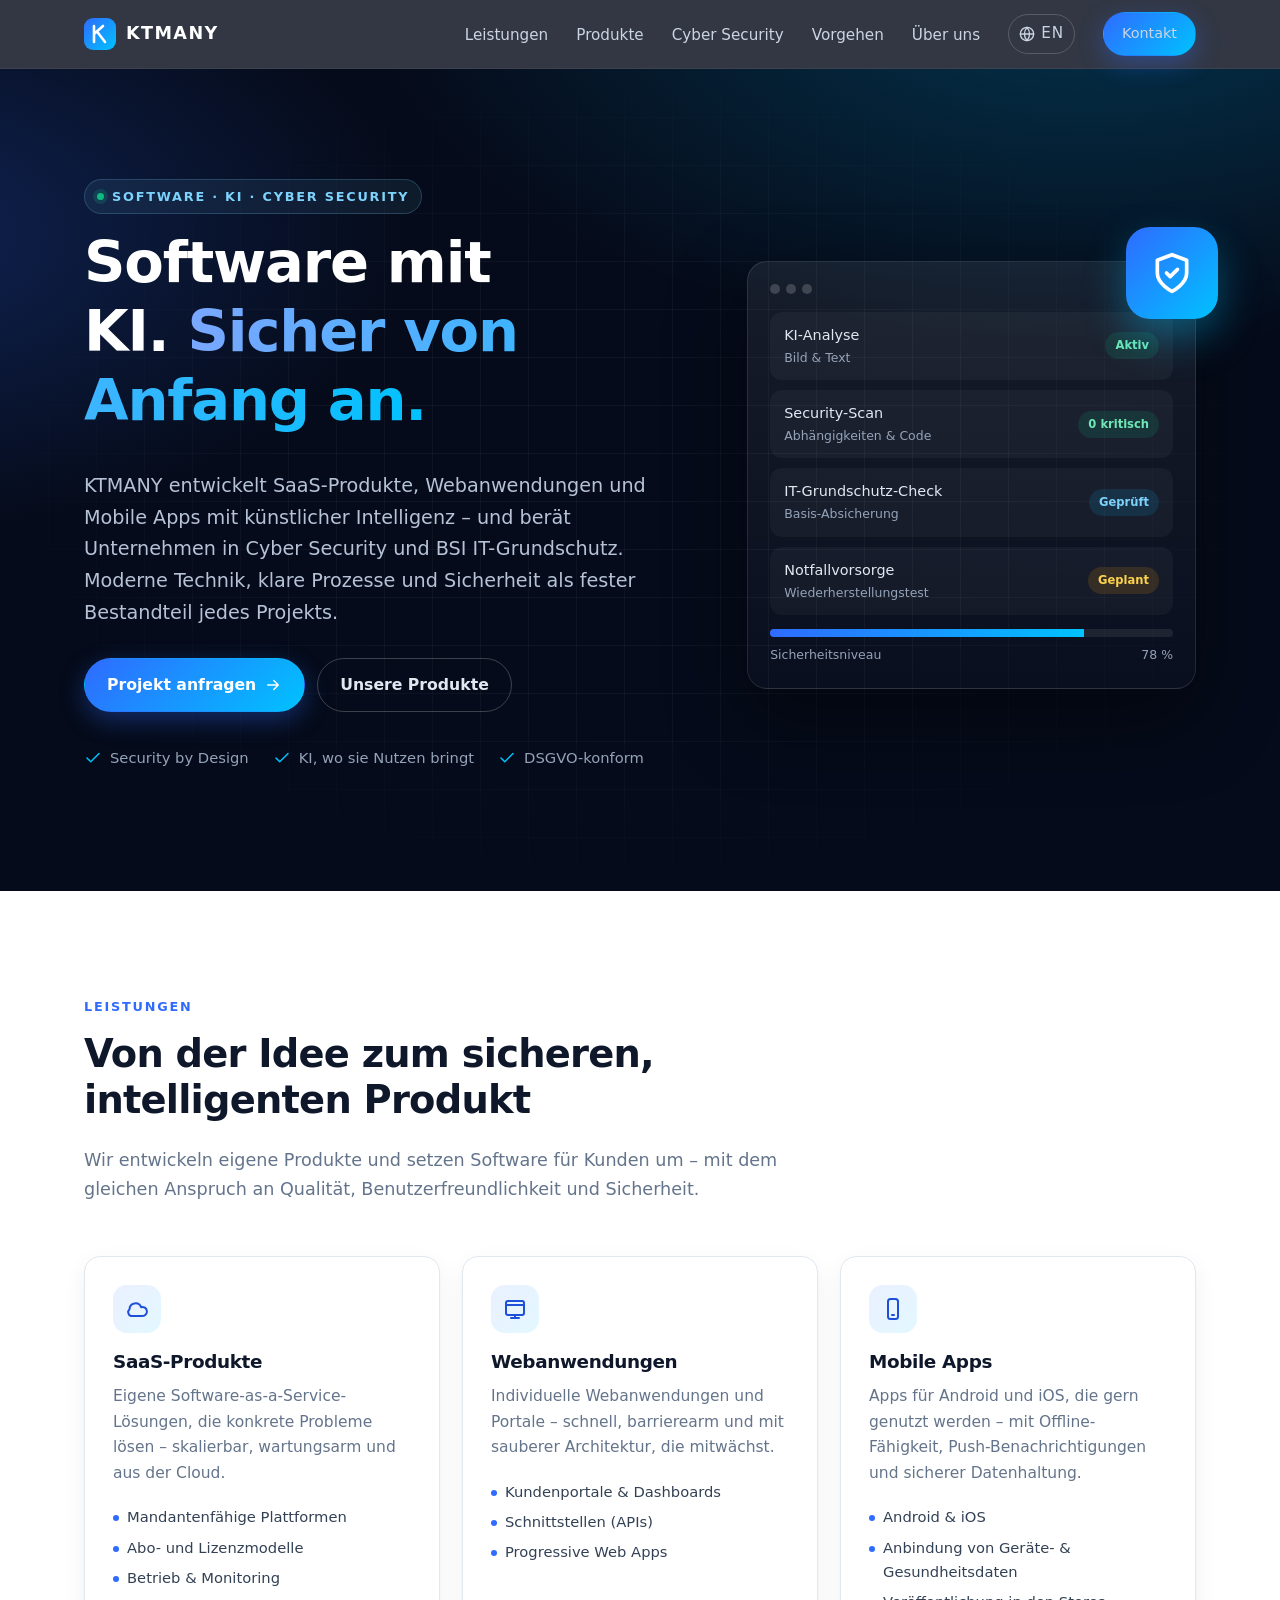
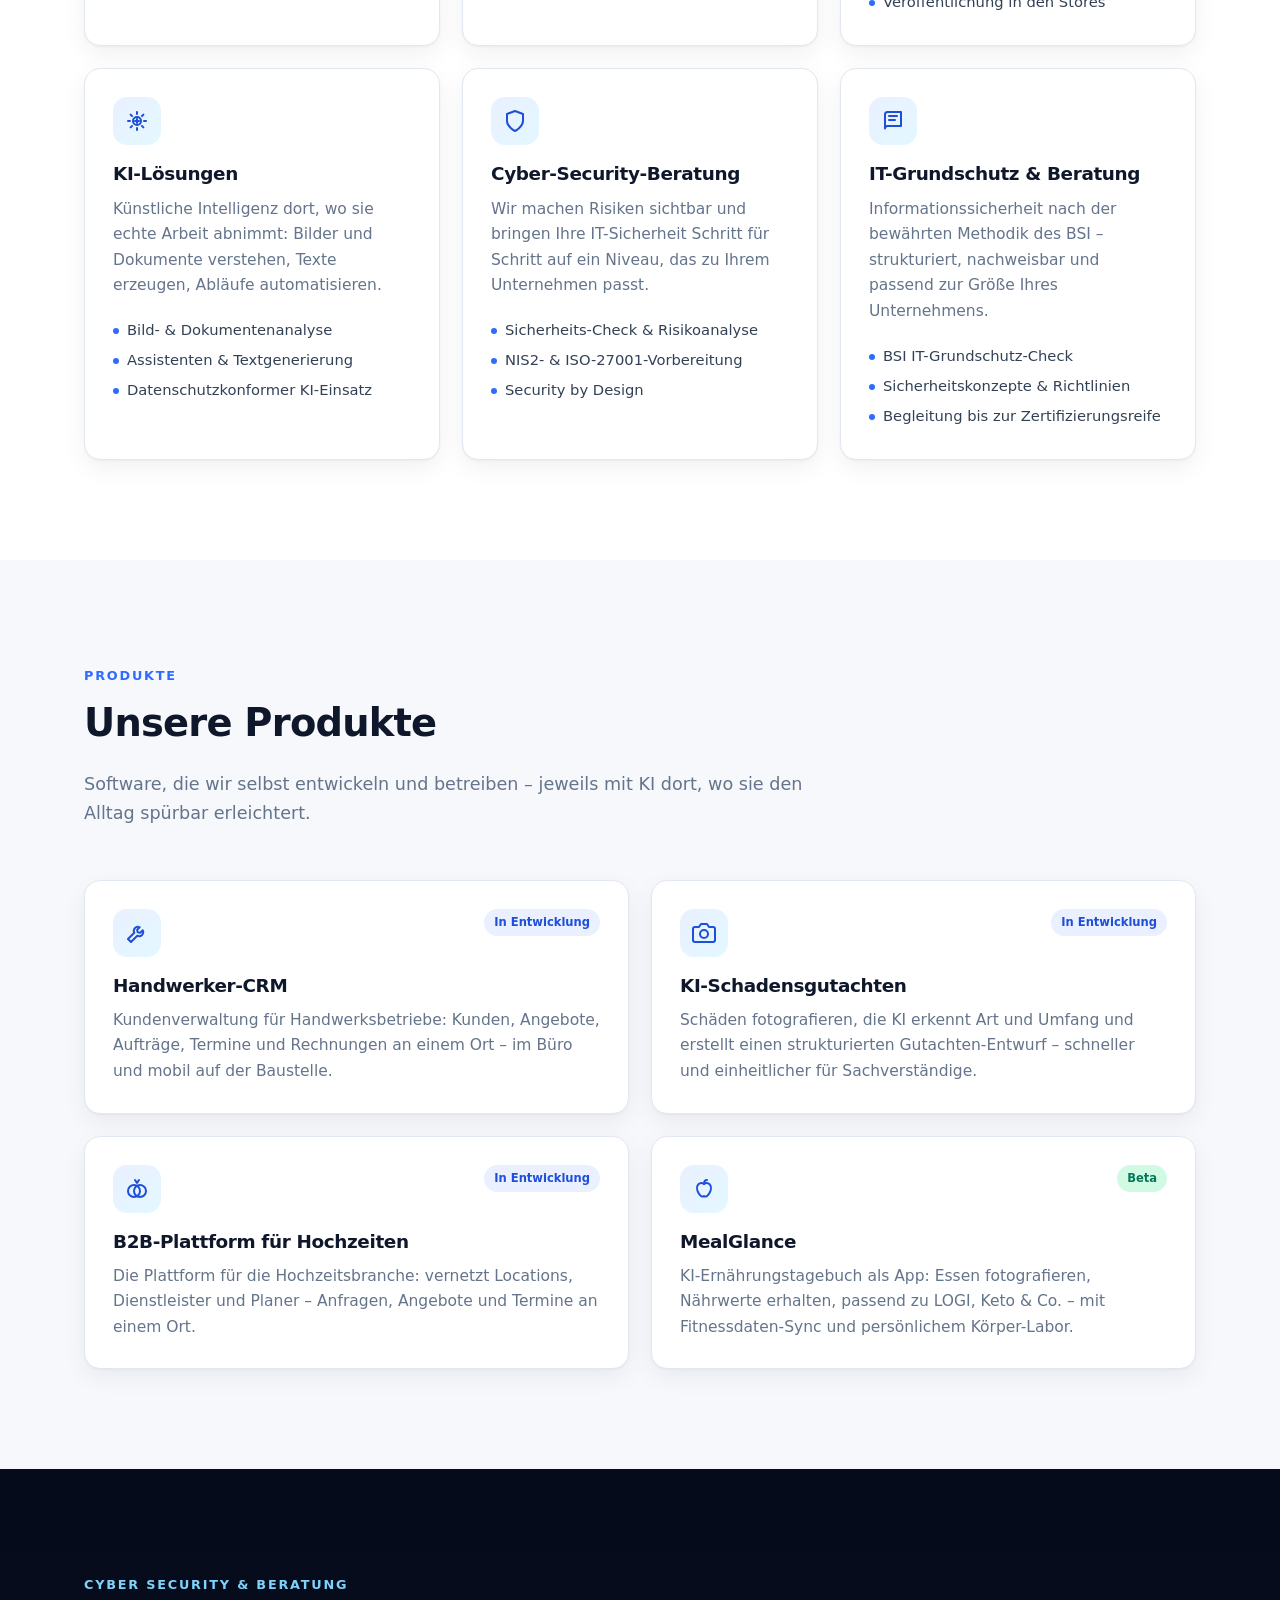
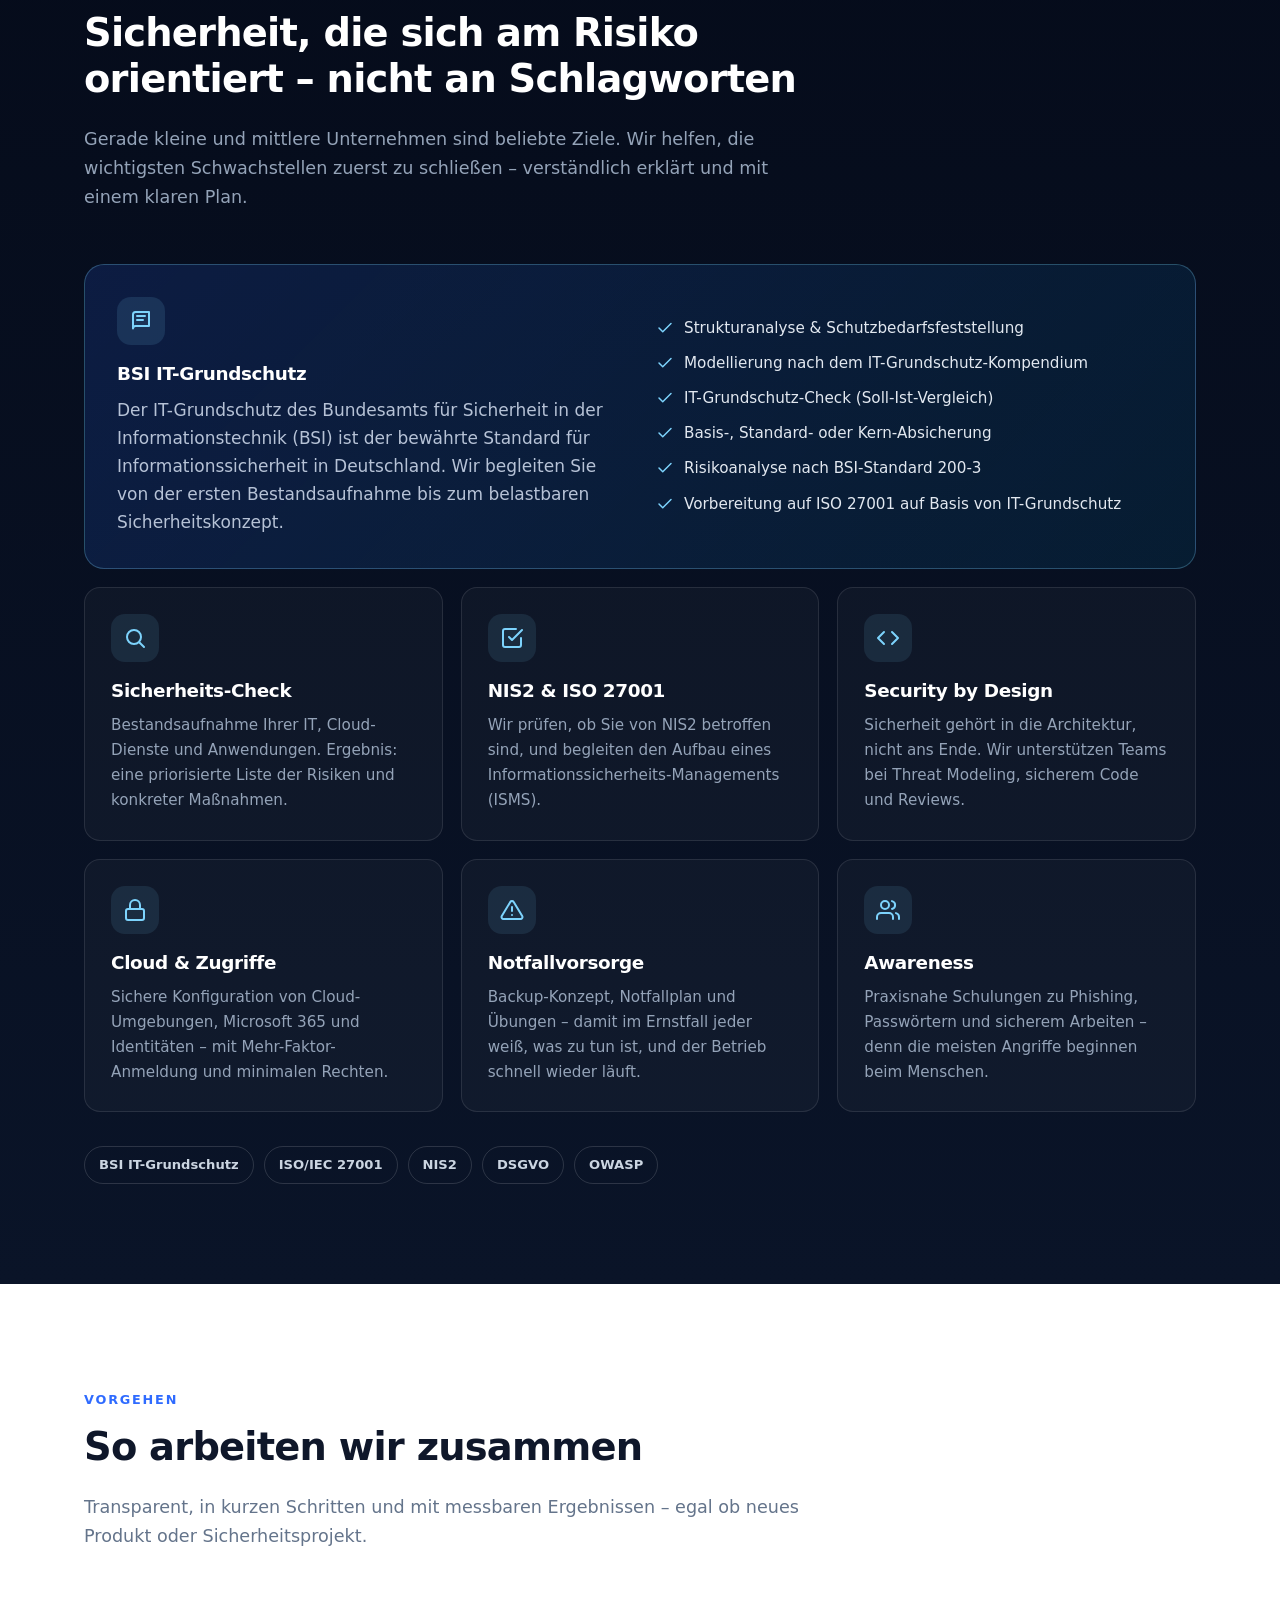
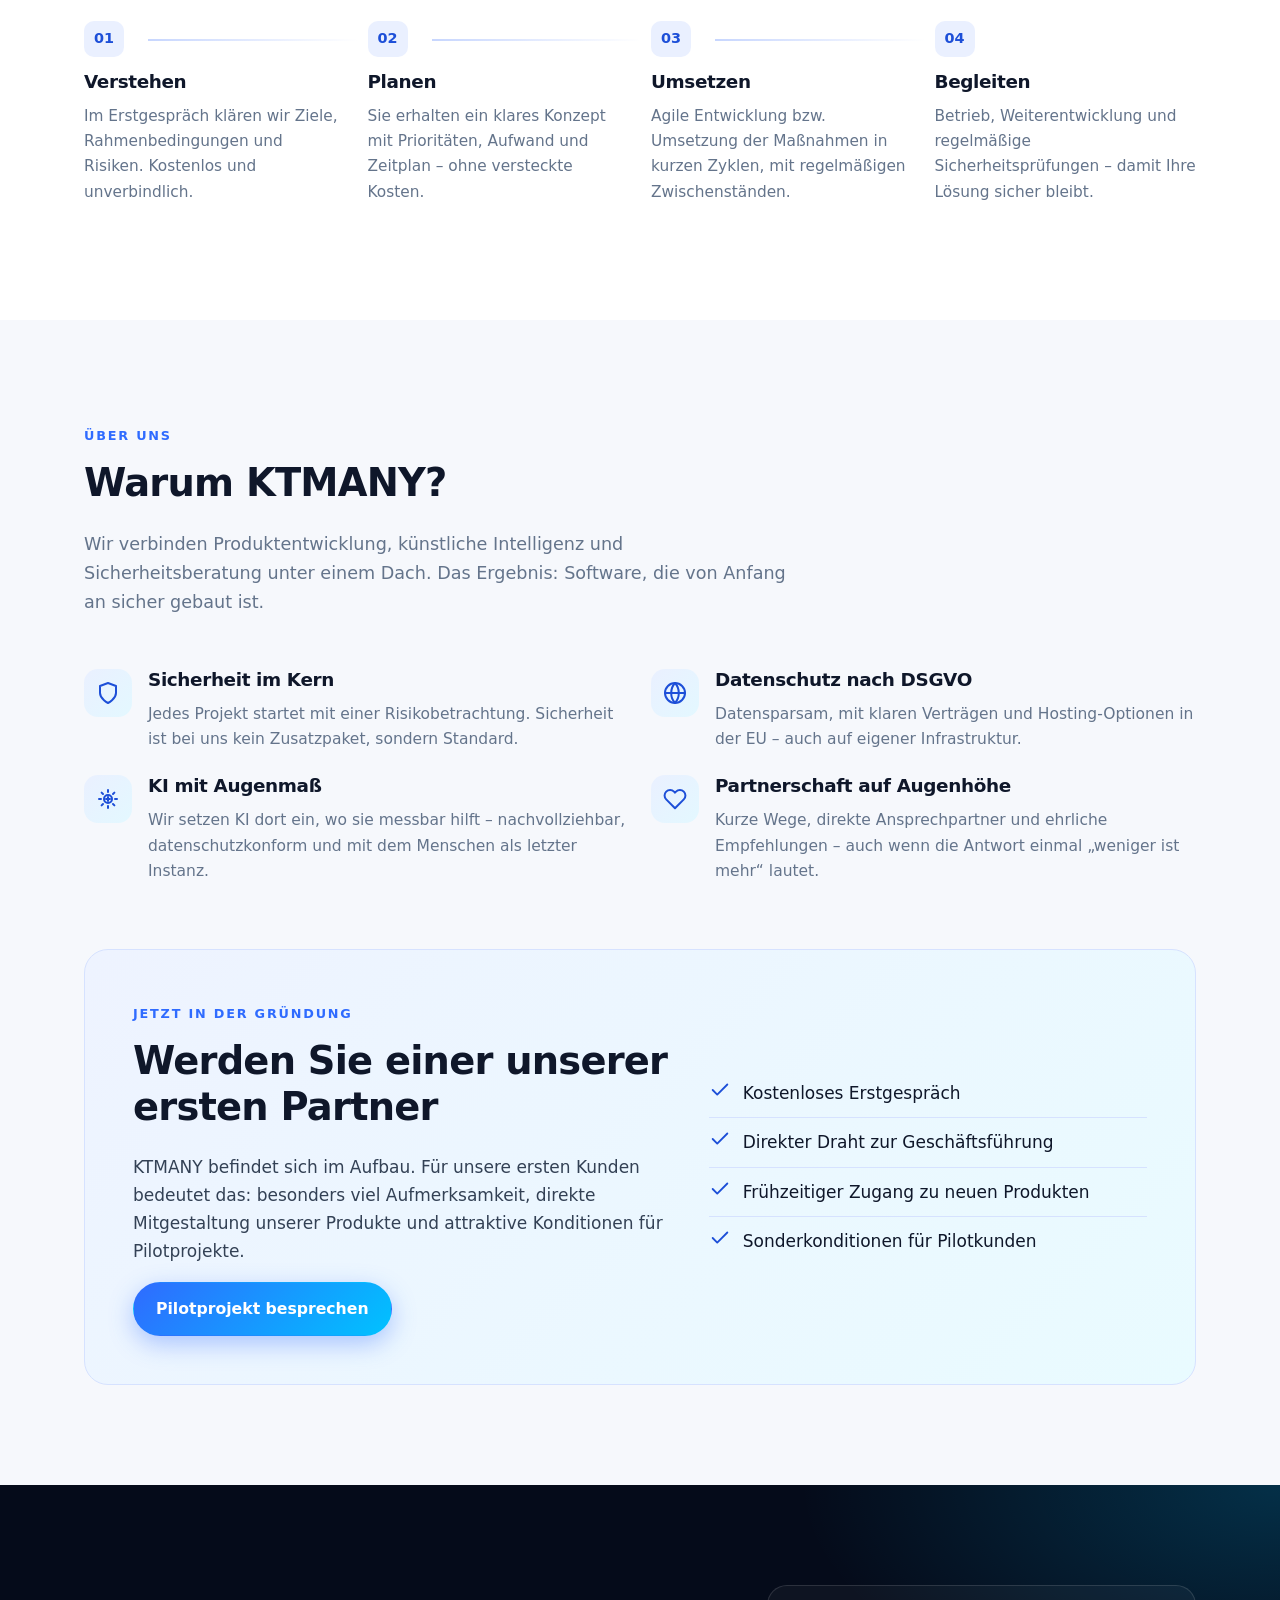
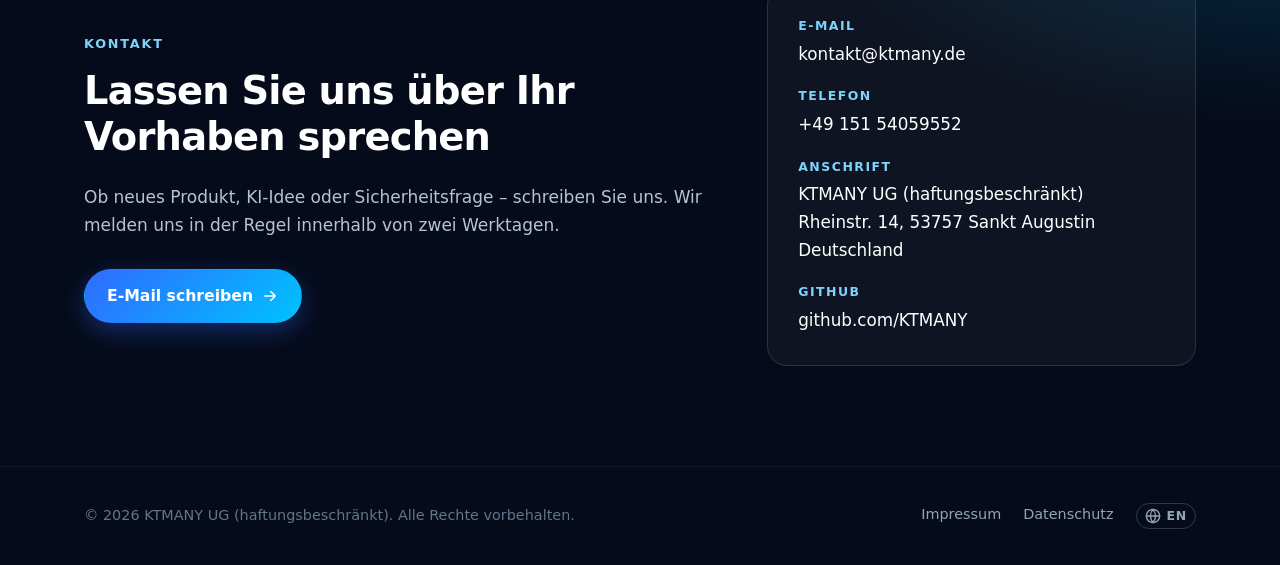
<file: index.html>
<!doctype html>
<html lang="de">
  <head>
    <meta charset="utf-8" />
    <meta name="viewport" content="width=device-width, initial-scale=1" />
    <title>KTMANY – Software, KI &amp; Cyber-Security-Beratung</title>
    <meta name="description" content="KTMANY entwickelt SaaS-Produkte, Webanwendungen und Mobile Apps mit künstlicher Intelligenz und berät Unternehmen in Cyber Security und BSI IT-Grundschutz." />
    <meta name="theme-color" content="#050b1a" />
    <link rel="canonical" href="https://ktmany.github.io/" />
    <link rel="alternate" hreflang="de" href="https://ktmany.github.io/" />
    <link rel="alternate" hreflang="en" href="https://ktmany.github.io/en/" />
    <link rel="alternate" hreflang="x-default" href="https://ktmany.github.io/" />
    <link rel="icon" href="assets/favicon.svg" type="image/svg+xml" />
    <link rel="stylesheet" href="assets/style.css" />
    <meta property="og:title" content="KTMANY – Software, KI &amp; Cyber-Security-Beratung" />
    <meta property="og:description" content="KTMANY entwickelt SaaS-Produkte, Webanwendungen und Mobile Apps mit künstlicher Intelligenz und berät Unternehmen in Cyber Security und BSI IT-Grundschutz." />
    <meta property="og:type" content="website" />
    <meta property="og:url" content="https://ktmany.github.io/" />
    <meta property="og:locale" content="de_DE" />
  </head>
  <body>
    <a class="skip-link" href="#inhalt">Zum Inhalt springen</a>
    <header class="site-header">
      <div class="container nav">
        <a class="brand" href="#top" aria-label="KTMANY"><svg viewBox="0 0 32 32" aria-hidden="true"><defs><linearGradient id="lg" x1="0" y1="0" x2="1" y2="1"><stop offset="0" stop-color="#2f6bff"/><stop offset="1" stop-color="#00c2ff"/></linearGradient></defs><rect width="32" height="32" rx="9" fill="url(#lg)"/><path d="M10 8v16M10 16l9-8M13 13.5L21 24" stroke="#fff" stroke-width="2.6" stroke-linecap="round" stroke-linejoin="round" fill="none"/></svg>KTMANY</a>
        <button class="nav-toggle" aria-expanded="false" aria-controls="menu" aria-label="Menü öffnen">
          <svg width="22" height="22" viewBox="0 0 24 24" fill="none" stroke="currentColor" stroke-width="2" stroke-linecap="round" aria-hidden="true"><path d="M4 7h16M4 12h16M4 17h16" /></svg>
        </button>
        <ul class="nav-links" id="menu">
          <li><a href="#leistungen">Leistungen</a></li>
          <li><a href="#produkte">Produkte</a></li>
          <li><a href="#security">Cyber Security</a></li>
          <li><a href="#vorgehen">Vorgehen</a></li>
          <li><a href="#ueber-uns">Über uns</a></li>
          <li><a class="lang-switch" href="en/" hreflang="en" lang="en" aria-label="English"><svg viewBox="0 0 24 24" fill="none" stroke="currentColor" stroke-width="2" stroke-linecap="round" stroke-linejoin="round" aria-hidden="true"><circle cx="12" cy="12" r="10"/><path d="M2 12h20M12 2a15 15 0 0 1 0 20M12 2a15 15 0 0 0 0 20"/></svg>EN</a></li>
          <li><a class="btn btn-primary" href="#kontakt">Kontakt</a></li>
        </ul>
      </div>
    </header>

    <main id="inhalt">
      <section class="hero" id="top">
        <div class="container">
          <div>
            <span class="eyebrow"><span class="dot"></span> Software · KI · Cyber Security</span>
            <h1>Software mit KI. <span class="grad">Sicher von Anfang an.</span></h1>
            <p class="lead">KTMANY entwickelt SaaS-Produkte, Webanwendungen und Mobile Apps mit künstlicher Intelligenz – und berät Unternehmen in Cyber Security und BSI IT-Grundschutz. Moderne Technik, klare Prozesse und Sicherheit als fester Bestandteil jedes Projekts.</p>
            <div class="hero-actions">
              <a class="btn btn-primary" href="#kontakt">Projekt anfragen <svg viewBox="0 0 24 24" fill="none" stroke="currentColor" stroke-width="2" stroke-linecap="round" stroke-linejoin="round" aria-hidden="true"><path d="M5 12h14M13 6l6 6-6 6"/></svg></a>
              <a class="btn btn-ghost" href="#produkte">Unsere Produkte</a>
            </div>
            <ul class="hero-points"><li><svg viewBox="0 0 24 24" fill="none" stroke="currentColor" stroke-width="2" stroke-linecap="round" stroke-linejoin="round" aria-hidden="true"><path d="M20 6 9 17l-5-5"/></svg>Security by Design</li><li><svg viewBox="0 0 24 24" fill="none" stroke="currentColor" stroke-width="2" stroke-linecap="round" stroke-linejoin="round" aria-hidden="true"><path d="M20 6 9 17l-5-5"/></svg>KI, wo sie Nutzen bringt</li><li><svg viewBox="0 0 24 24" fill="none" stroke="currentColor" stroke-width="2" stroke-linecap="round" stroke-linejoin="round" aria-hidden="true"><path d="M20 6 9 17l-5-5"/></svg>DSGVO-konform</li></ul>
          </div>
          <div class="hero-visual" aria-hidden="true">
            <div class="panel">
              <div class="panel-head"><span></span><span></span><span></span></div>
              <div class="panel-row"><div>KI-Analyse <small>Bild &amp; Text</small></div><span class="badge badge-ok">Aktiv</span></div>
              <div class="panel-row"><div>Security-Scan <small>Abhängigkeiten &amp; Code</small></div><span class="badge badge-ok">0 kritisch</span></div>
              <div class="panel-row"><div>IT-Grundschutz-Check <small>Basis-Absicherung</small></div><span class="badge badge-info">Geprüft</span></div>
              <div class="panel-row"><div>Notfallvorsorge <small>Wiederherstellungstest</small></div><span class="badge badge-warn">Geplant</span></div>
              <div class="panel-bar"><i></i></div>
              <div class="panel-foot"><span>Sicherheitsniveau</span><span>78 %</span></div>
            </div>
            <div class="shield"><svg viewBox="0 0 24 24" fill="none" stroke="currentColor" stroke-width="2" stroke-linecap="round" stroke-linejoin="round" aria-hidden="true"><path d="M12 22s8-4 8-10V5l-8-3-8 3v7c0 6 8 10 8 10z"/><path d="m9 12 2 2 4-4"/></svg></div>
          </div>
        </div>
      </section>

      <section id="leistungen">
        <div class="container">
          <div class="section-head reveal">
            <span class="eyebrow">Leistungen</span>
            <h2>Von der Idee zum sicheren, intelligenten Produkt</h2>
            <p>Wir entwickeln eigene Produkte und setzen Software für Kunden um – mit dem gleichen Anspruch an Qualität, Benutzerfreundlichkeit und Sicherheit.</p>
          </div>
          <div class="grid grid-3">
            <article class="card reveal">
              <div class="icon"><svg viewBox="0 0 24 24" fill="none" stroke="currentColor" stroke-width="2" stroke-linecap="round" stroke-linejoin="round" aria-hidden="true"><path d="M17.5 19a4.5 4.5 0 1 0-1.4-8.8 6 6 0 0 0-11.6 2A4 4 0 0 0 6 19h11.5z"/></svg></div>
              <h3>SaaS-Produkte</h3>
              <p>Eigene Software-as-a-Service-Lösungen, die konkrete Probleme lösen – skalierbar, wartungsarm und aus der Cloud.</p>
              <ul><li>Mandantenfähige Plattformen</li><li>Abo- und Lizenzmodelle</li><li>Betrieb &amp; Monitoring</li></ul>
            </article>
            <article class="card reveal">
              <div class="icon"><svg viewBox="0 0 24 24" fill="none" stroke="currentColor" stroke-width="2" stroke-linecap="round" stroke-linejoin="round" aria-hidden="true"><rect x="3" y="4" width="18" height="14" rx="2"/><path d="M3 8h18M8 21h8M12 18v3"/></svg></div>
              <h3>Webanwendungen</h3>
              <p>Individuelle Webanwendungen und Portale – schnell, barrierearm und mit sauberer Architektur, die mitwächst.</p>
              <ul><li>Kundenportale &amp; Dashboards</li><li>Schnittstellen (APIs)</li><li>Progressive Web Apps</li></ul>
            </article>
            <article class="card reveal">
              <div class="icon"><svg viewBox="0 0 24 24" fill="none" stroke="currentColor" stroke-width="2" stroke-linecap="round" stroke-linejoin="round" aria-hidden="true"><rect x="7" y="2" width="10" height="20" rx="2.5"/><path d="M11 18h2"/></svg></div>
              <h3>Mobile Apps</h3>
              <p>Apps für Android und iOS, die gern genutzt werden – mit Offline-Fähigkeit, Push-Benachrichtigungen und sicherer Datenhaltung.</p>
              <ul><li>Android &amp; iOS</li><li>Anbindung von Geräte- &amp; Gesundheitsdaten</li><li>Veröffentlichung in den Stores</li></ul>
            </article>
            <article class="card reveal">
              <div class="icon"><svg viewBox="0 0 24 24" fill="none" stroke="currentColor" stroke-width="2" stroke-linecap="round" stroke-linejoin="round" aria-hidden="true"><path d="M12 3v2M12 19v2M3 12h2M19 12h2M5.6 5.6l1.4 1.4M17 17l1.4 1.4M5.6 18.4 7 17M17 7l1.4-1.4"/><circle cx="12" cy="12" r="4"/><path d="M12 10v4M10 12h4"/></svg></div>
              <h3>KI-Lösungen</h3>
              <p>Künstliche Intelligenz dort, wo sie echte Arbeit abnimmt: Bilder und Dokumente verstehen, Texte erzeugen, Abläufe automatisieren.</p>
              <ul><li>Bild- &amp; Dokumentenanalyse</li><li>Assistenten &amp; Textgenerierung</li><li>Datenschutzkonformer KI-Einsatz</li></ul>
            </article>
            <article class="card reveal">
              <div class="icon"><svg viewBox="0 0 24 24" fill="none" stroke="currentColor" stroke-width="2" stroke-linecap="round" stroke-linejoin="round" aria-hidden="true"><path d="M12 22s8-4 8-10V5l-8-3-8 3v7c0 6 8 10 8 10z"/></svg></div>
              <h3>Cyber-Security-Beratung</h3>
              <p>Wir machen Risiken sichtbar und bringen Ihre IT-Sicherheit Schritt für Schritt auf ein Niveau, das zu Ihrem Unternehmen passt.</p>
              <ul><li>Sicherheits-Check &amp; Risikoanalyse</li><li>NIS2- &amp; ISO-27001-Vorbereitung</li><li>Security by Design</li></ul>
            </article>
            <article class="card reveal">
              <div class="icon"><svg viewBox="0 0 24 24" fill="none" stroke="currentColor" stroke-width="2" stroke-linecap="round" stroke-linejoin="round" aria-hidden="true"><path d="M4 19.5A2.5 2.5 0 0 1 6.5 17H20V3H6.5A2.5 2.5 0 0 0 4 5.5v14z"/><path d="M8 7h8M8 11h6"/></svg></div>
              <h3>IT-Grundschutz &amp; Beratung</h3>
              <p>Informationssicherheit nach der bewährten Methodik des BSI – strukturiert, nachweisbar und passend zur Größe Ihres Unternehmens.</p>
              <ul><li>BSI IT-Grundschutz-Check</li><li>Sicherheitskonzepte &amp; Richtlinien</li><li>Begleitung bis zur Zertifizierungsreife</li></ul>
            </article>
          </div>
        </div>
      </section>

      <section class="section-soft" id="produkte">
        <div class="container">
          <div class="section-head reveal">
            <span class="eyebrow">Produkte</span>
            <h2>Unsere Produkte</h2>
            <p>Software, die wir selbst entwickeln und betreiben – jeweils mit KI dort, wo sie den Alltag spürbar erleichtert.</p>
          </div>
          <div class="grid grid-2">
            <article class="card product reveal">
              <div class="product-head"><div class="icon"><svg viewBox="0 0 24 24" fill="none" stroke="currentColor" stroke-width="2" stroke-linecap="round" stroke-linejoin="round" aria-hidden="true"><path d="M14.7 6.3a4 4 0 0 0-5.4 5.4L3 18l3 3 6.3-6.3a4 4 0 0 0 5.4-5.4l-2.6 2.6-2.4-.6-.6-2.4z"/></svg></div><span class="badge badge-info">In Entwicklung</span></div>
              <h3>Handwerker-CRM</h3>
              <p>Kundenverwaltung für Handwerksbetriebe: Kunden, Angebote, Aufträge, Termine und Rechnungen an einem Ort – im Büro und mobil auf der Baustelle.</p>
            </article>
            <article class="card product reveal">
              <div class="product-head"><div class="icon"><svg viewBox="0 0 24 24" fill="none" stroke="currentColor" stroke-width="2" stroke-linecap="round" stroke-linejoin="round" aria-hidden="true"><path d="M23 19a2 2 0 0 1-2 2H3a2 2 0 0 1-2-2V8a2 2 0 0 1 2-2h4l2-3h6l2 3h4a2 2 0 0 1 2 2z"/><circle cx="12" cy="13" r="4"/></svg></div><span class="badge badge-info">In Entwicklung</span></div>
              <h3>KI-Schadensgutachten</h3>
              <p>Schäden fotografieren, die KI erkennt Art und Umfang und erstellt einen strukturierten Gutachten-Entwurf – schneller und einheitlicher für Sachverständige.</p>
            </article>
            <article class="card product reveal">
              <div class="product-head"><div class="icon"><svg viewBox="0 0 24 24" fill="none" stroke="currentColor" stroke-width="2" stroke-linecap="round" stroke-linejoin="round" aria-hidden="true"><circle cx="9" cy="14" r="6"/><circle cx="15" cy="14" r="6"/><path d="m10 3 2 3 2-3"/></svg></div><span class="badge badge-info">In Entwicklung</span></div>
              <h3>B2B-Plattform für Hochzeiten</h3>
              <p>Die Plattform für die Hochzeitsbranche: vernetzt Locations, Dienstleister und Planer – Anfragen, Angebote und Termine an einem Ort.</p>
            </article>
            <article class="card product reveal">
              <div class="product-head"><div class="icon"><svg viewBox="0 0 24 24" fill="none" stroke="currentColor" stroke-width="2" stroke-linecap="round" stroke-linejoin="round" aria-hidden="true"><path d="M12 7c-1.5-1-4-1.3-5.6.3C4.5 9.2 4.7 13 6.5 16c1.3 2.2 3 4 4.5 3.5.6-.2 1-.5 1-.5s.4.3 1 .5c1.5.5 3.2-1.3 4.5-3.5 1.8-3 2-6.8.1-8.7C16 5.7 13.5 6 12 7z"/><path d="M12 7c0-2 1-4 3-4"/></svg></div><span class="badge badge-ok">Beta</span></div>
              <h3>MealGlance</h3>
              <p>KI-Ernährungstagebuch als App: Essen fotografieren, Nährwerte erhalten, passend zu LOGI, Keto &amp; Co. – mit Fitnessdaten-Sync und persönlichem Körper-Labor.</p>
            </article>
          </div>
        </div>
      </section>

      <section class="security" id="security">
        <div class="container">
          <div class="section-head reveal">
            <span class="eyebrow">Cyber Security &amp; Beratung</span>
            <h2>Sicherheit, die sich am Risiko orientiert – nicht an Schlagworten</h2>
            <p>Gerade kleine und mittlere Unternehmen sind beliebte Ziele. Wir helfen, die wichtigsten Schwachstellen zuerst zu schließen – verständlich erklärt und mit einem klaren Plan.</p>
          </div>
          <div class="featured reveal">
            <div>
              <div class="icon"><svg viewBox="0 0 24 24" fill="none" stroke="currentColor" stroke-width="2" stroke-linecap="round" stroke-linejoin="round" aria-hidden="true"><path d="M4 19.5A2.5 2.5 0 0 1 6.5 17H20V3H6.5A2.5 2.5 0 0 0 4 5.5v14z"/><path d="M8 7h8M8 11h6"/></svg></div>
              <h3>BSI IT-Grundschutz</h3>
              <p>Der IT-Grundschutz des Bundesamts für Sicherheit in der Informationstechnik (BSI) ist der bewährte Standard für Informationssicherheit in Deutschland. Wir begleiten Sie von der ersten Bestandsaufnahme bis zum belastbaren Sicherheitskonzept.</p>
            </div>
            <ul class="featured-list"><li><svg viewBox="0 0 24 24" fill="none" stroke="currentColor" stroke-width="2" stroke-linecap="round" stroke-linejoin="round" aria-hidden="true"><path d="M20 6 9 17l-5-5"/></svg>Strukturanalyse &amp; Schutzbedarfsfeststellung</li><li><svg viewBox="0 0 24 24" fill="none" stroke="currentColor" stroke-width="2" stroke-linecap="round" stroke-linejoin="round" aria-hidden="true"><path d="M20 6 9 17l-5-5"/></svg>Modellierung nach dem IT-Grundschutz-Kompendium</li><li><svg viewBox="0 0 24 24" fill="none" stroke="currentColor" stroke-width="2" stroke-linecap="round" stroke-linejoin="round" aria-hidden="true"><path d="M20 6 9 17l-5-5"/></svg>IT-Grundschutz-Check (Soll-Ist-Vergleich)</li><li><svg viewBox="0 0 24 24" fill="none" stroke="currentColor" stroke-width="2" stroke-linecap="round" stroke-linejoin="round" aria-hidden="true"><path d="M20 6 9 17l-5-5"/></svg>Basis-, Standard- oder Kern-Absicherung</li><li><svg viewBox="0 0 24 24" fill="none" stroke="currentColor" stroke-width="2" stroke-linecap="round" stroke-linejoin="round" aria-hidden="true"><path d="M20 6 9 17l-5-5"/></svg>Risikoanalyse nach BSI-Standard 200-3</li><li><svg viewBox="0 0 24 24" fill="none" stroke="currentColor" stroke-width="2" stroke-linecap="round" stroke-linejoin="round" aria-hidden="true"><path d="M20 6 9 17l-5-5"/></svg>Vorbereitung auf ISO 27001 auf Basis von IT-Grundschutz</li></ul>
          </div>
          <div class="sec-grid">
            <div class="sec-item reveal">
              <div class="icon"><svg viewBox="0 0 24 24" fill="none" stroke="currentColor" stroke-width="2" stroke-linecap="round" stroke-linejoin="round" aria-hidden="true"><circle cx="11" cy="11" r="7"/><path d="m21 21-4.3-4.3"/></svg></div>
              <h3>Sicherheits-Check</h3>
              <p>Bestandsaufnahme Ihrer IT, Cloud-Dienste und Anwendungen. Ergebnis: eine priorisierte Liste der Risiken und konkreter Maßnahmen.</p>
            </div>
            <div class="sec-item reveal">
              <div class="icon"><svg viewBox="0 0 24 24" fill="none" stroke="currentColor" stroke-width="2" stroke-linecap="round" stroke-linejoin="round" aria-hidden="true"><path d="M9 11l3 3L22 4"/><path d="M21 12v7a2 2 0 0 1-2 2H5a2 2 0 0 1-2-2V5a2 2 0 0 1 2-2h11"/></svg></div>
              <h3>NIS2 &amp; ISO 27001</h3>
              <p>Wir prüfen, ob Sie von NIS2 betroffen sind, und begleiten den Aufbau eines Informationssicherheits-Managements (ISMS).</p>
            </div>
            <div class="sec-item reveal">
              <div class="icon"><svg viewBox="0 0 24 24" fill="none" stroke="currentColor" stroke-width="2" stroke-linecap="round" stroke-linejoin="round" aria-hidden="true"><path d="m16 18 6-6-6-6M8 6l-6 6 6 6"/></svg></div>
              <h3>Security by Design</h3>
              <p>Sicherheit gehört in die Architektur, nicht ans Ende. Wir unterstützen Teams bei Threat Modeling, sicherem Code und Reviews.</p>
            </div>
            <div class="sec-item reveal">
              <div class="icon"><svg viewBox="0 0 24 24" fill="none" stroke="currentColor" stroke-width="2" stroke-linecap="round" stroke-linejoin="round" aria-hidden="true"><rect x="3" y="11" width="18" height="11" rx="2"/><path d="M7 11V7a5 5 0 0 1 10 0v4"/></svg></div>
              <h3>Cloud &amp; Zugriffe</h3>
              <p>Sichere Konfiguration von Cloud-Umgebungen, Microsoft 365 und Identitäten – mit Mehr-Faktor-Anmeldung und minimalen Rechten.</p>
            </div>
            <div class="sec-item reveal">
              <div class="icon"><svg viewBox="0 0 24 24" fill="none" stroke="currentColor" stroke-width="2" stroke-linecap="round" stroke-linejoin="round" aria-hidden="true"><path d="M10.3 3.9 1.8 18a2 2 0 0 0 1.7 3h17a2 2 0 0 0 1.7-3L13.7 3.9a2 2 0 0 0-3.4 0z"/><path d="M12 9v4M12 17h.01"/></svg></div>
              <h3>Notfallvorsorge</h3>
              <p>Backup-Konzept, Notfallplan und Übungen – damit im Ernstfall jeder weiß, was zu tun ist, und der Betrieb schnell wieder läuft.</p>
            </div>
            <div class="sec-item reveal">
              <div class="icon"><svg viewBox="0 0 24 24" fill="none" stroke="currentColor" stroke-width="2" stroke-linecap="round" stroke-linejoin="round" aria-hidden="true"><path d="M17 21v-2a4 4 0 0 0-4-4H5a4 4 0 0 0-4 4v2"/><circle cx="9" cy="7" r="4"/><path d="M23 21v-2a4 4 0 0 0-3-3.9M16 3.1a4 4 0 0 1 0 7.8"/></svg></div>
              <h3>Awareness</h3>
              <p>Praxisnahe Schulungen zu Phishing, Passwörtern und sicherem Arbeiten – denn die meisten Angriffe beginnen beim Menschen.</p>
            </div>
          </div>
          <div class="sec-note reveal"><span class="chip">BSI IT-Grundschutz</span><span class="chip">ISO/IEC 27001</span><span class="chip">NIS2</span><span class="chip">DSGVO</span><span class="chip">OWASP</span></div>
        </div>
      </section>

      <section id="vorgehen">
        <div class="container">
          <div class="section-head reveal">
            <span class="eyebrow">Vorgehen</span>
            <h2>So arbeiten wir zusammen</h2>
            <p>Transparent, in kurzen Schritten und mit messbaren Ergebnissen – egal ob neues Produkt oder Sicherheitsprojekt.</p>
          </div>
          <div class="steps">
            <div class="step reveal"><h3>Verstehen</h3><p>Im Erstgespräch klären wir Ziele, Rahmenbedingungen und Risiken. Kostenlos und unverbindlich.</p></div>
            <div class="step reveal"><h3>Planen</h3><p>Sie erhalten ein klares Konzept mit Prioritäten, Aufwand und Zeitplan – ohne versteckte Kosten.</p></div>
            <div class="step reveal"><h3>Umsetzen</h3><p>Agile Entwicklung bzw. Umsetzung der Maßnahmen in kurzen Zyklen, mit regelmäßigen Zwischenständen.</p></div>
            <div class="step reveal"><h3>Begleiten</h3><p>Betrieb, Weiterentwicklung und regelmäßige Sicherheitsprüfungen – damit Ihre Lösung sicher bleibt.</p></div>
          </div>
        </div>
      </section>

      <section class="section-soft" id="ueber-uns">
        <div class="container">
          <div class="section-head reveal">
            <span class="eyebrow">Über uns</span>
            <h2>Warum KTMANY?</h2>
            <p>Wir verbinden Produktentwicklung, künstliche Intelligenz und Sicherheitsberatung unter einem Dach. Das Ergebnis: Software, die von Anfang an sicher gebaut ist.</p>
          </div>
          <div class="grid grid-2">
            <div class="value reveal">
              <div class="icon"><svg viewBox="0 0 24 24" fill="none" stroke="currentColor" stroke-width="2" stroke-linecap="round" stroke-linejoin="round" aria-hidden="true"><path d="M12 22s8-4 8-10V5l-8-3-8 3v7c0 6 8 10 8 10z"/></svg></div>
              <div><h3>Sicherheit im Kern</h3><p>Jedes Projekt startet mit einer Risikobetrachtung. Sicherheit ist bei uns kein Zusatzpaket, sondern Standard.</p></div>
            </div>
            <div class="value reveal">
              <div class="icon"><svg viewBox="0 0 24 24" fill="none" stroke="currentColor" stroke-width="2" stroke-linecap="round" stroke-linejoin="round" aria-hidden="true"><circle cx="12" cy="12" r="10"/><path d="M2 12h20M12 2a15 15 0 0 1 0 20M12 2a15 15 0 0 0 0 20"/></svg></div>
              <div><h3>Datenschutz nach DSGVO</h3><p>Datensparsam, mit klaren Verträgen und Hosting-Optionen in der EU – auch auf eigener Infrastruktur.</p></div>
            </div>
            <div class="value reveal">
              <div class="icon"><svg viewBox="0 0 24 24" fill="none" stroke="currentColor" stroke-width="2" stroke-linecap="round" stroke-linejoin="round" aria-hidden="true"><path d="M12 3v2M12 19v2M3 12h2M19 12h2M5.6 5.6l1.4 1.4M17 17l1.4 1.4M5.6 18.4 7 17M17 7l1.4-1.4"/><circle cx="12" cy="12" r="4"/><path d="M12 10v4M10 12h4"/></svg></div>
              <div><h3>KI mit Augenmaß</h3><p>Wir setzen KI dort ein, wo sie messbar hilft – nachvollziehbar, datenschutzkonform und mit dem Menschen als letzter Instanz.</p></div>
            </div>
            <div class="value reveal">
              <div class="icon"><svg viewBox="0 0 24 24" fill="none" stroke="currentColor" stroke-width="2" stroke-linecap="round" stroke-linejoin="round" aria-hidden="true"><path d="M20.8 4.6a5.5 5.5 0 0 0-7.8 0L12 5.7l-1-1.1a5.5 5.5 0 0 0-7.8 7.8L12 21.2l8.8-8.8a5.5 5.5 0 0 0 0-7.8z"/></svg></div>
              <div><h3>Partnerschaft auf Augenhöhe</h3><p>Kurze Wege, direkte Ansprechpartner und ehrliche Empfehlungen – auch wenn die Antwort einmal „weniger ist mehr“ lautet.</p></div>
            </div>
          </div>
          <div class="founding reveal">
            <div>
              <span class="eyebrow">Jetzt in der Gründung</span>
              <h2>Werden Sie einer unserer ersten Partner</h2>
              <p>KTMANY befindet sich im Aufbau. Für unsere ersten Kunden bedeutet das: besonders viel Aufmerksamkeit, direkte Mitgestaltung unserer Produkte und attraktive Konditionen für Pilotprojekte.</p>
              <a class="btn btn-primary" href="#kontakt">Pilotprojekt besprechen</a>
            </div>
            <ul><li><svg viewBox="0 0 24 24" fill="none" stroke="currentColor" stroke-width="2" stroke-linecap="round" stroke-linejoin="round" aria-hidden="true"><path d="M20 6 9 17l-5-5"/></svg>Kostenloses Erstgespräch</li><li><svg viewBox="0 0 24 24" fill="none" stroke="currentColor" stroke-width="2" stroke-linecap="round" stroke-linejoin="round" aria-hidden="true"><path d="M20 6 9 17l-5-5"/></svg>Direkter Draht zur Geschäftsführung</li><li><svg viewBox="0 0 24 24" fill="none" stroke="currentColor" stroke-width="2" stroke-linecap="round" stroke-linejoin="round" aria-hidden="true"><path d="M20 6 9 17l-5-5"/></svg>Frühzeitiger Zugang zu neuen Produkten</li><li><svg viewBox="0 0 24 24" fill="none" stroke="currentColor" stroke-width="2" stroke-linecap="round" stroke-linejoin="round" aria-hidden="true"><path d="M20 6 9 17l-5-5"/></svg>Sonderkonditionen für Pilotkunden</li></ul>
          </div>
        </div>
      </section>

      <section class="contact" id="kontakt">
        <div class="container contact-box">
          <div class="reveal">
            <span class="eyebrow">Kontakt</span>
            <h2>Lassen Sie uns über Ihr Vorhaben sprechen</h2>
            <p>Ob neues Produkt, KI-Idee oder Sicherheitsfrage – schreiben Sie uns. Wir melden uns in der Regel innerhalb von zwei Werktagen.</p>
            <div class="hero-actions">
              <a class="btn btn-primary" href="mailto:kontakt@ktmany.de?subject=Anfrage%20%C3%BCber%20die%20Webseite">E-Mail schreiben <svg viewBox="0 0 24 24" fill="none" stroke="currentColor" stroke-width="2" stroke-linecap="round" stroke-linejoin="round" aria-hidden="true"><path d="M5 12h14M13 6l6 6-6 6"/></svg></a>
            </div>
          </div>
          <div class="contact-card reveal">
            <dl>
              <dt>E-Mail</dt>
              <dd><a href="mailto:kontakt@ktmany.de">kontakt@ktmany.de</a></dd>
              <dt>Telefon</dt>
              <dd><a href="tel:+4915154059552">+49 151 54059552</a></dd>
              <dt>Anschrift</dt>
              <dd>KTMANY UG (haftungsbeschränkt)<br />Rheinstr. 14, 53757 Sankt Augustin<br />Deutschland</dd>
              <dt>GitHub</dt>
              <dd><a href="https://github.com/KTMANY" rel="noopener">github.com/KTMANY</a></dd>
            </dl>
          </div>
        </div>
      </section>
    </main>

    <footer class="site-footer">
      <div class="container">
        <span>© <span id="year">2026</span> KTMANY UG (haftungsbeschränkt). Alle Rechte vorbehalten.</span>
        <nav aria-label="Rechtliches">
          <a href="impressum.html">Impressum</a>
          <a href="datenschutz.html">Datenschutz</a>
          <a class="lang-switch" href="en/" hreflang="en" lang="en" aria-label="English"><svg viewBox="0 0 24 24" fill="none" stroke="currentColor" stroke-width="2" stroke-linecap="round" stroke-linejoin="round" aria-hidden="true"><circle cx="12" cy="12" r="10"/><path d="M2 12h20M12 2a15 15 0 0 1 0 20M12 2a15 15 0 0 0 0 20"/></svg>EN</a>
        </nav>
      </div>
    </footer>

    <script src="assets/main.js" defer></script>
  </body>
</html>
</file>
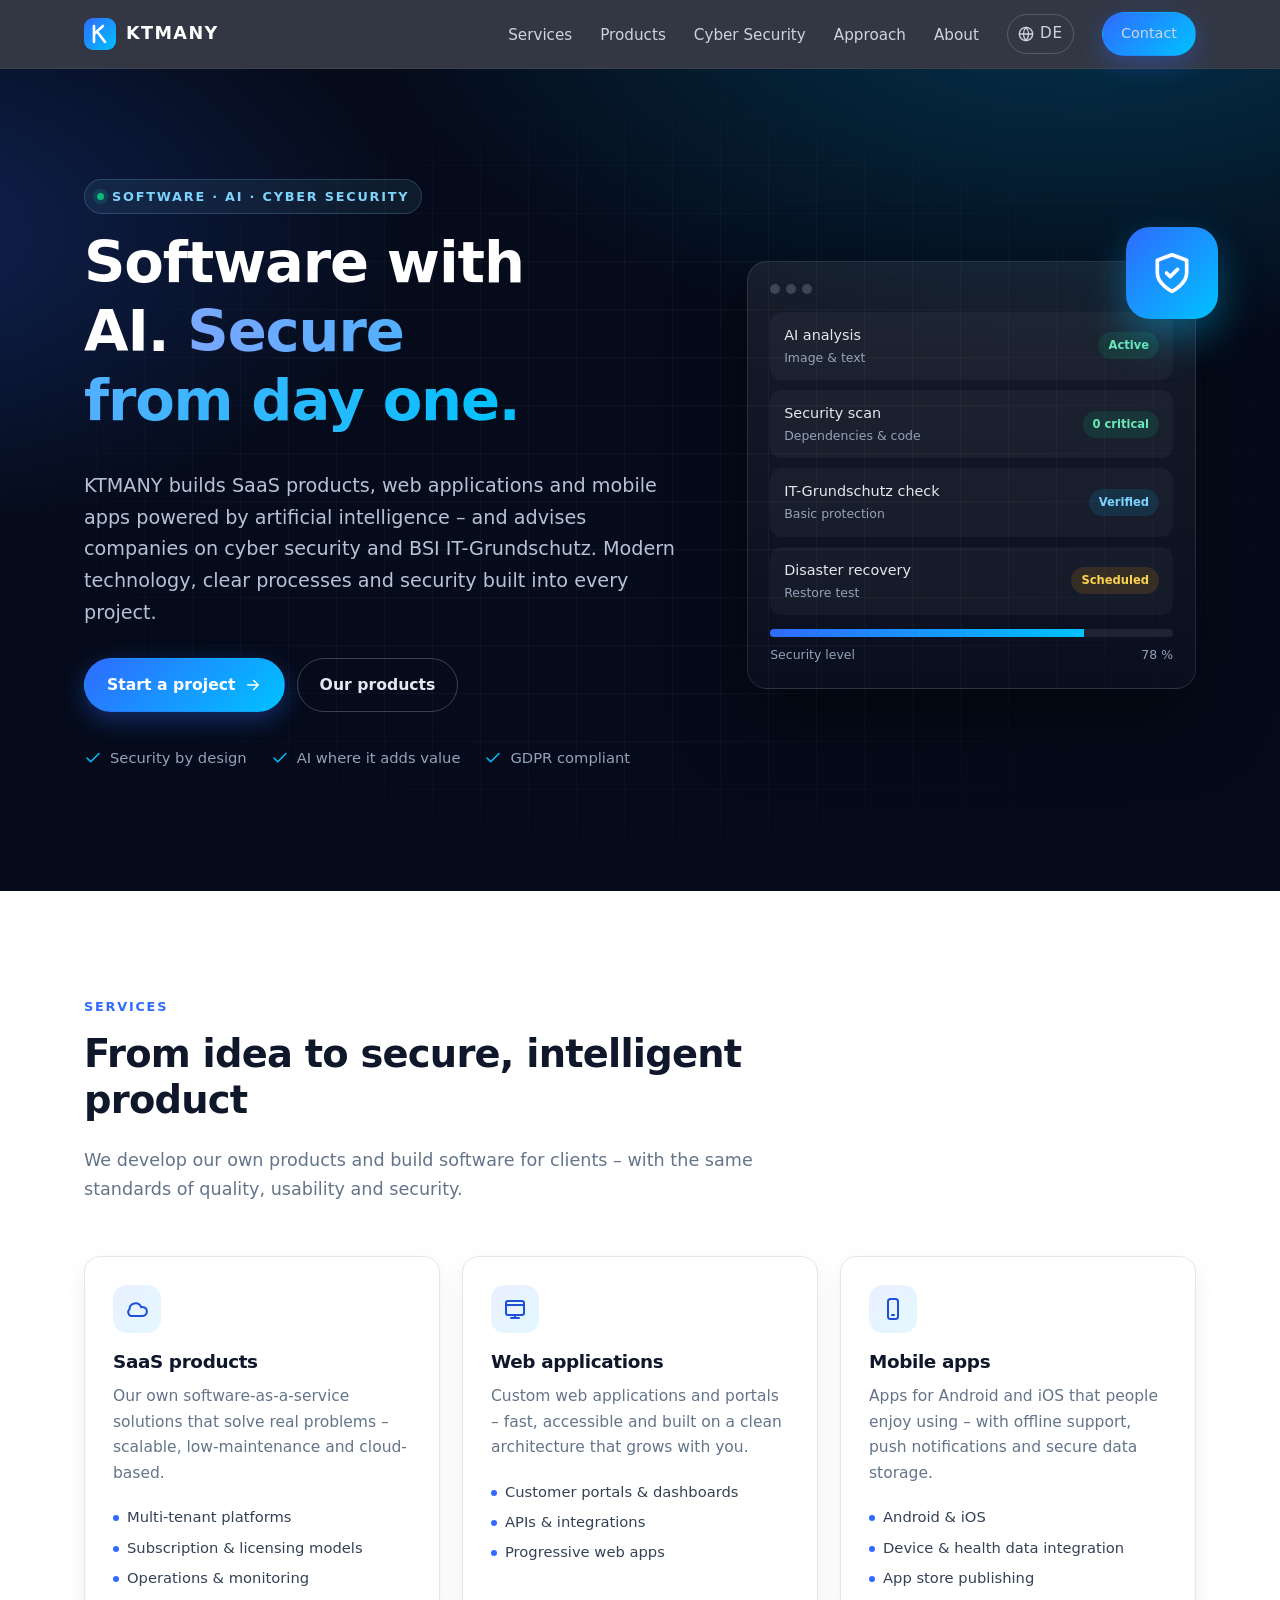
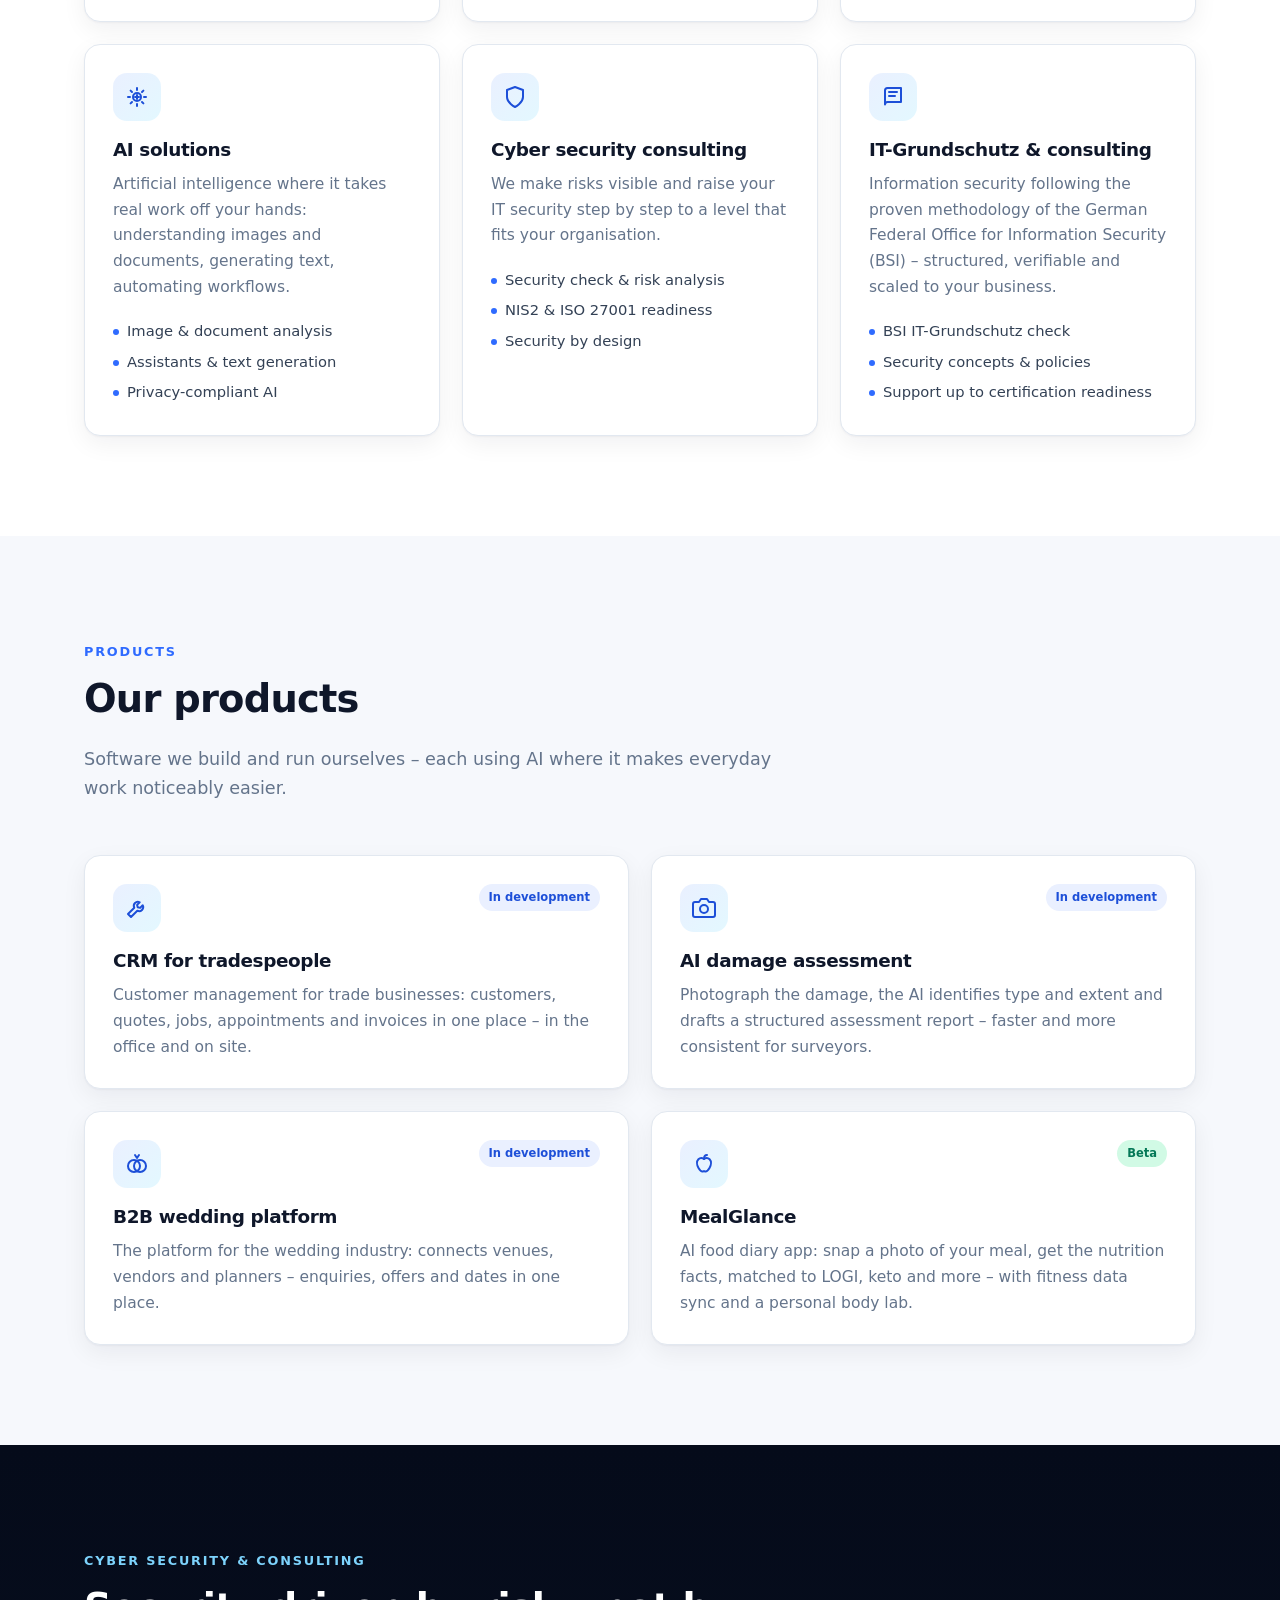
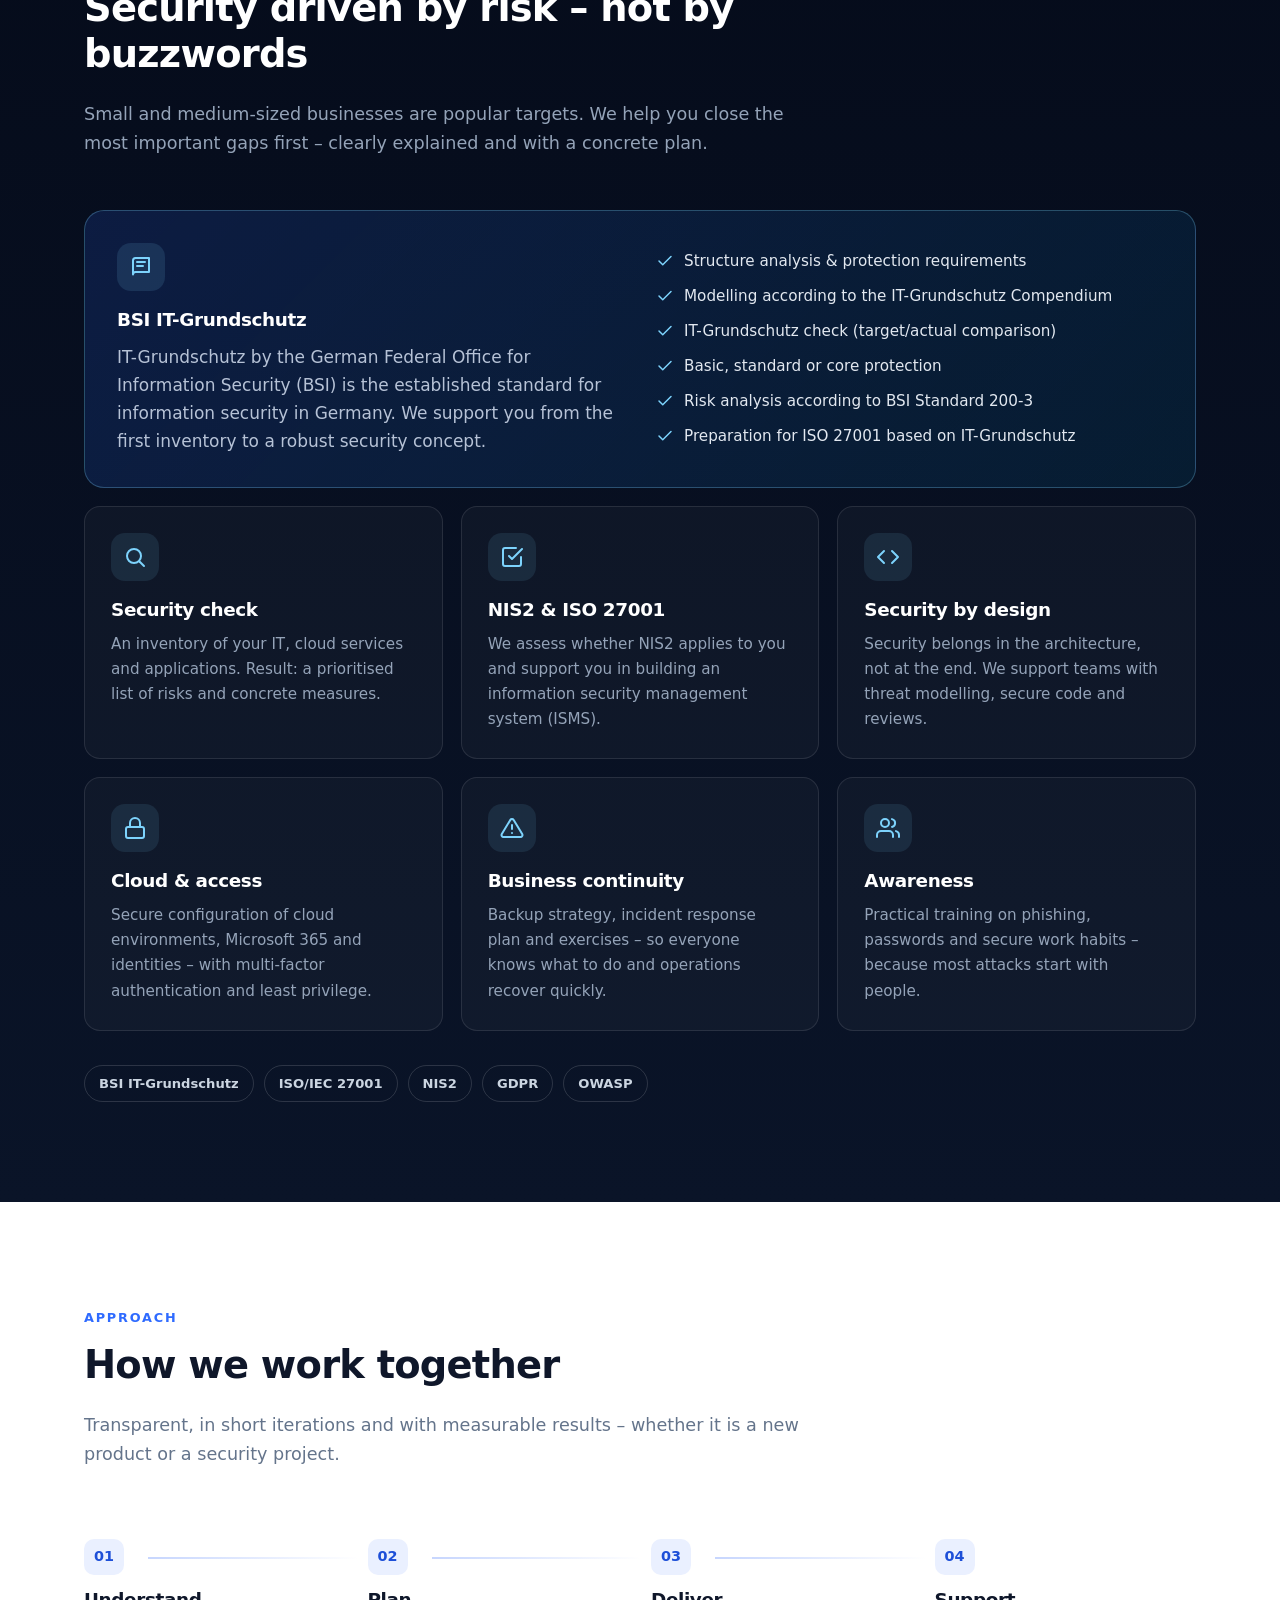
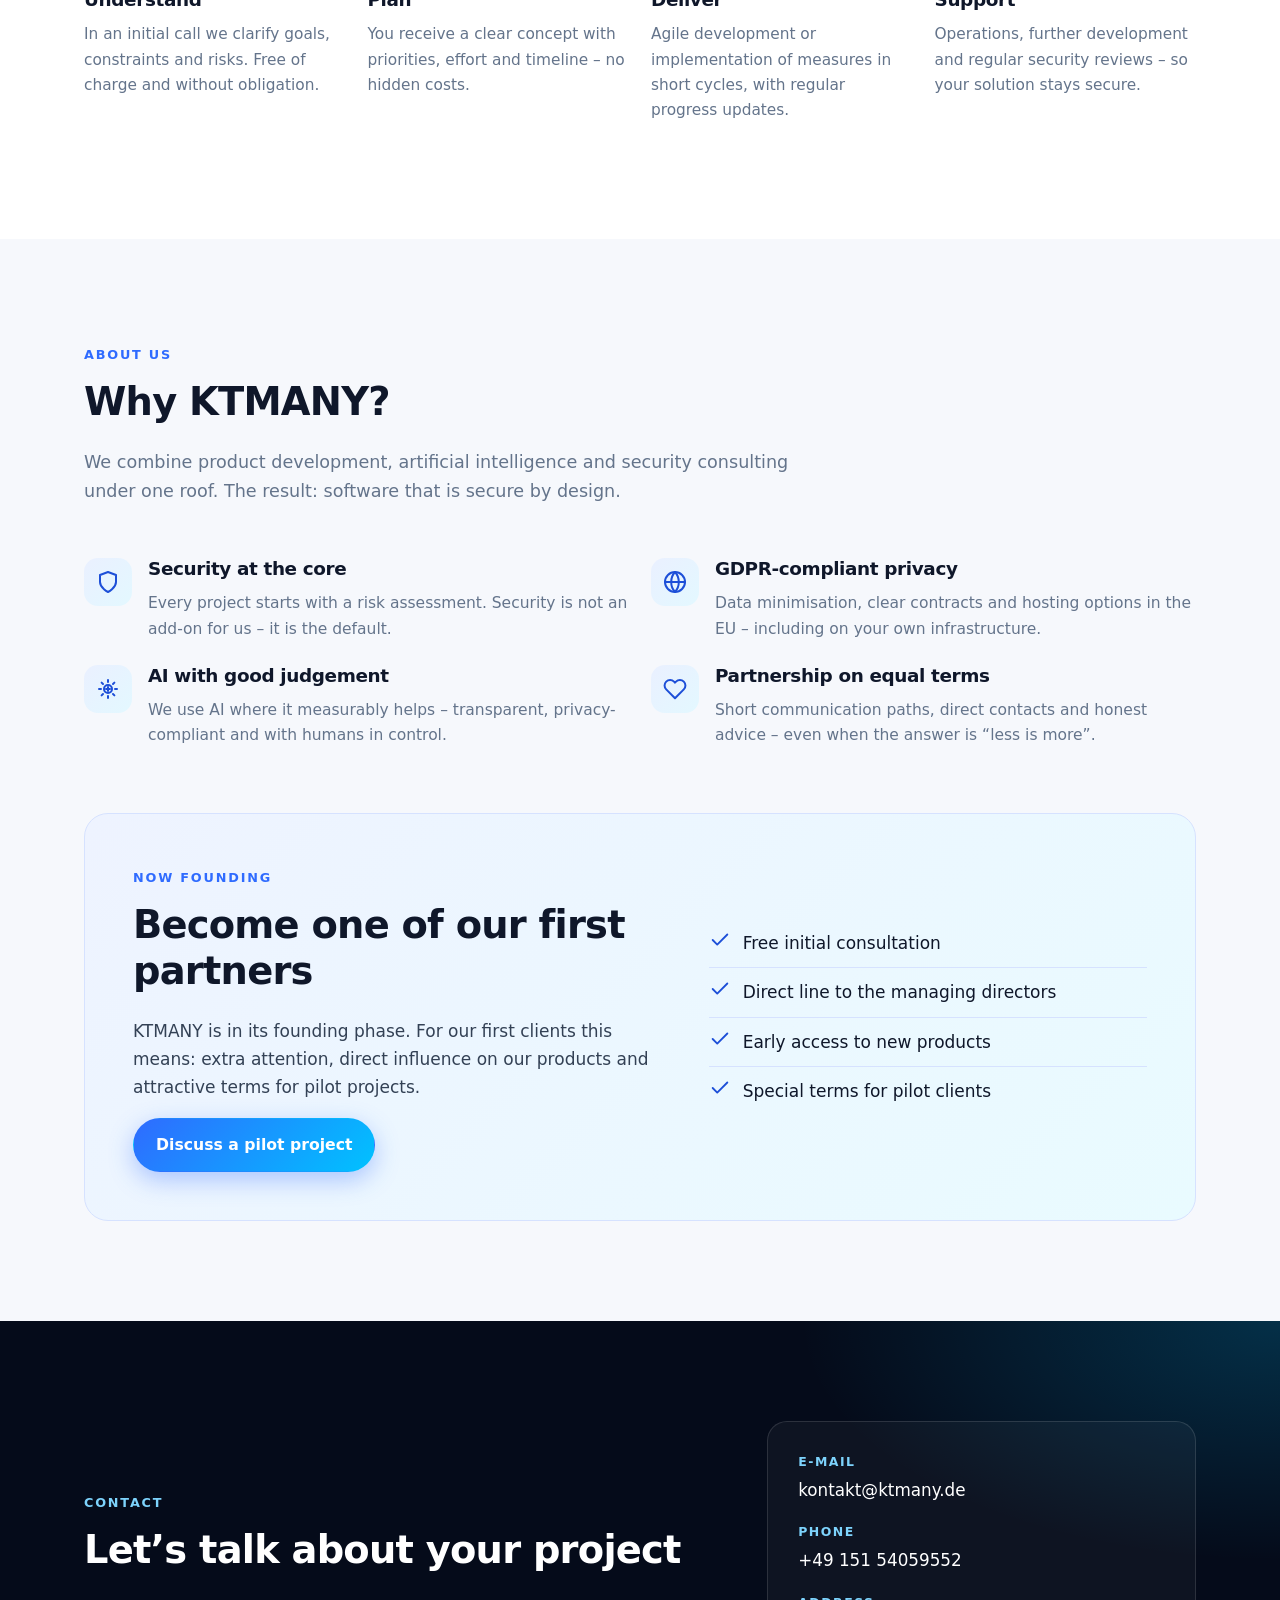
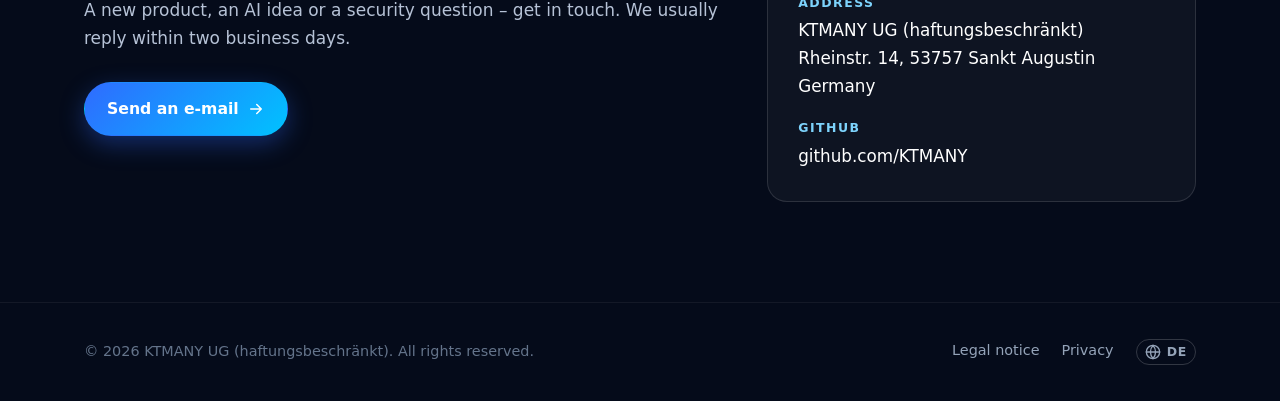
<file: en/index.html>
<!doctype html>
<html lang="en">
  <head>
    <meta charset="utf-8" />
    <meta name="viewport" content="width=device-width, initial-scale=1" />
    <title>KTMANY – Software, AI &amp; Cyber Security Consulting</title>
    <meta name="description" content="KTMANY builds SaaS products, web applications and mobile apps powered by artificial intelligence, and advises companies on cyber security and BSI IT-Grundschutz." />
    <meta name="theme-color" content="#050b1a" />
    <link rel="canonical" href="https://ktmany.github.io/en/" />
    <link rel="alternate" hreflang="en" href="https://ktmany.github.io/en/" />
    <link rel="alternate" hreflang="de" href="https://ktmany.github.io/" />
    <link rel="alternate" hreflang="x-default" href="https://ktmany.github.io/" />
    <link rel="icon" href="../assets/favicon.svg" type="image/svg+xml" />
    <link rel="stylesheet" href="../assets/style.css" />
    <meta property="og:title" content="KTMANY – Software, AI &amp; Cyber Security Consulting" />
    <meta property="og:description" content="KTMANY builds SaaS products, web applications and mobile apps powered by artificial intelligence, and advises companies on cyber security and BSI IT-Grundschutz." />
    <meta property="og:type" content="website" />
    <meta property="og:url" content="https://ktmany.github.io/en/" />
    <meta property="og:locale" content="en_GB" />
  </head>
  <body>
    <a class="skip-link" href="#inhalt">Skip to content</a>
    <header class="site-header">
      <div class="container nav">
        <a class="brand" href="#top" aria-label="KTMANY"><svg viewBox="0 0 32 32" aria-hidden="true"><defs><linearGradient id="lg" x1="0" y1="0" x2="1" y2="1"><stop offset="0" stop-color="#2f6bff"/><stop offset="1" stop-color="#00c2ff"/></linearGradient></defs><rect width="32" height="32" rx="9" fill="url(#lg)"/><path d="M10 8v16M10 16l9-8M13 13.5L21 24" stroke="#fff" stroke-width="2.6" stroke-linecap="round" stroke-linejoin="round" fill="none"/></svg>KTMANY</a>
        <button class="nav-toggle" aria-expanded="false" aria-controls="menu" aria-label="Open menu">
          <svg width="22" height="22" viewBox="0 0 24 24" fill="none" stroke="currentColor" stroke-width="2" stroke-linecap="round" aria-hidden="true"><path d="M4 7h16M4 12h16M4 17h16" /></svg>
        </button>
        <ul class="nav-links" id="menu">
          <li><a href="#leistungen">Services</a></li>
          <li><a href="#produkte">Products</a></li>
          <li><a href="#security">Cyber Security</a></li>
          <li><a href="#vorgehen">Approach</a></li>
          <li><a href="#ueber-uns">About</a></li>
          <li><a class="lang-switch" href="../" hreflang="de" lang="de" aria-label="Deutsch"><svg viewBox="0 0 24 24" fill="none" stroke="currentColor" stroke-width="2" stroke-linecap="round" stroke-linejoin="round" aria-hidden="true"><circle cx="12" cy="12" r="10"/><path d="M2 12h20M12 2a15 15 0 0 1 0 20M12 2a15 15 0 0 0 0 20"/></svg>DE</a></li>
          <li><a class="btn btn-primary" href="#kontakt">Contact</a></li>
        </ul>
      </div>
    </header>

    <main id="inhalt">
      <section class="hero" id="top">
        <div class="container">
          <div>
            <span class="eyebrow"><span class="dot"></span> Software · AI · Cyber Security</span>
            <h1>Software with AI. <span class="grad">Secure from day one.</span></h1>
            <p class="lead">KTMANY builds SaaS products, web applications and mobile apps powered by artificial intelligence – and advises companies on cyber security and BSI IT-Grundschutz. Modern technology, clear processes and security built into every project.</p>
            <div class="hero-actions">
              <a class="btn btn-primary" href="#kontakt">Start a project <svg viewBox="0 0 24 24" fill="none" stroke="currentColor" stroke-width="2" stroke-linecap="round" stroke-linejoin="round" aria-hidden="true"><path d="M5 12h14M13 6l6 6-6 6"/></svg></a>
              <a class="btn btn-ghost" href="#produkte">Our products</a>
            </div>
            <ul class="hero-points"><li><svg viewBox="0 0 24 24" fill="none" stroke="currentColor" stroke-width="2" stroke-linecap="round" stroke-linejoin="round" aria-hidden="true"><path d="M20 6 9 17l-5-5"/></svg>Security by design</li><li><svg viewBox="0 0 24 24" fill="none" stroke="currentColor" stroke-width="2" stroke-linecap="round" stroke-linejoin="round" aria-hidden="true"><path d="M20 6 9 17l-5-5"/></svg>AI where it adds value</li><li><svg viewBox="0 0 24 24" fill="none" stroke="currentColor" stroke-width="2" stroke-linecap="round" stroke-linejoin="round" aria-hidden="true"><path d="M20 6 9 17l-5-5"/></svg>GDPR compliant</li></ul>
          </div>
          <div class="hero-visual" aria-hidden="true">
            <div class="panel">
              <div class="panel-head"><span></span><span></span><span></span></div>
              <div class="panel-row"><div>AI analysis <small>Image &amp; text</small></div><span class="badge badge-ok">Active</span></div>
              <div class="panel-row"><div>Security scan <small>Dependencies &amp; code</small></div><span class="badge badge-ok">0 critical</span></div>
              <div class="panel-row"><div>IT-Grundschutz check <small>Basic protection</small></div><span class="badge badge-info">Verified</span></div>
              <div class="panel-row"><div>Disaster recovery <small>Restore test</small></div><span class="badge badge-warn">Scheduled</span></div>
              <div class="panel-bar"><i></i></div>
              <div class="panel-foot"><span>Security level</span><span>78 %</span></div>
            </div>
            <div class="shield"><svg viewBox="0 0 24 24" fill="none" stroke="currentColor" stroke-width="2" stroke-linecap="round" stroke-linejoin="round" aria-hidden="true"><path d="M12 22s8-4 8-10V5l-8-3-8 3v7c0 6 8 10 8 10z"/><path d="m9 12 2 2 4-4"/></svg></div>
          </div>
        </div>
      </section>

      <section id="leistungen">
        <div class="container">
          <div class="section-head reveal">
            <span class="eyebrow">Services</span>
            <h2>From idea to secure, intelligent product</h2>
            <p>We develop our own products and build software for clients – with the same standards of quality, usability and security.</p>
          </div>
          <div class="grid grid-3">
            <article class="card reveal">
              <div class="icon"><svg viewBox="0 0 24 24" fill="none" stroke="currentColor" stroke-width="2" stroke-linecap="round" stroke-linejoin="round" aria-hidden="true"><path d="M17.5 19a4.5 4.5 0 1 0-1.4-8.8 6 6 0 0 0-11.6 2A4 4 0 0 0 6 19h11.5z"/></svg></div>
              <h3>SaaS products</h3>
              <p>Our own software-as-a-service solutions that solve real problems – scalable, low-maintenance and cloud-based.</p>
              <ul><li>Multi-tenant platforms</li><li>Subscription &amp; licensing models</li><li>Operations &amp; monitoring</li></ul>
            </article>
            <article class="card reveal">
              <div class="icon"><svg viewBox="0 0 24 24" fill="none" stroke="currentColor" stroke-width="2" stroke-linecap="round" stroke-linejoin="round" aria-hidden="true"><rect x="3" y="4" width="18" height="14" rx="2"/><path d="M3 8h18M8 21h8M12 18v3"/></svg></div>
              <h3>Web applications</h3>
              <p>Custom web applications and portals – fast, accessible and built on a clean architecture that grows with you.</p>
              <ul><li>Customer portals &amp; dashboards</li><li>APIs &amp; integrations</li><li>Progressive web apps</li></ul>
            </article>
            <article class="card reveal">
              <div class="icon"><svg viewBox="0 0 24 24" fill="none" stroke="currentColor" stroke-width="2" stroke-linecap="round" stroke-linejoin="round" aria-hidden="true"><rect x="7" y="2" width="10" height="20" rx="2.5"/><path d="M11 18h2"/></svg></div>
              <h3>Mobile apps</h3>
              <p>Apps for Android and iOS that people enjoy using – with offline support, push notifications and secure data storage.</p>
              <ul><li>Android &amp; iOS</li><li>Device &amp; health data integration</li><li>App store publishing</li></ul>
            </article>
            <article class="card reveal">
              <div class="icon"><svg viewBox="0 0 24 24" fill="none" stroke="currentColor" stroke-width="2" stroke-linecap="round" stroke-linejoin="round" aria-hidden="true"><path d="M12 3v2M12 19v2M3 12h2M19 12h2M5.6 5.6l1.4 1.4M17 17l1.4 1.4M5.6 18.4 7 17M17 7l1.4-1.4"/><circle cx="12" cy="12" r="4"/><path d="M12 10v4M10 12h4"/></svg></div>
              <h3>AI solutions</h3>
              <p>Artificial intelligence where it takes real work off your hands: understanding images and documents, generating text, automating workflows.</p>
              <ul><li>Image &amp; document analysis</li><li>Assistants &amp; text generation</li><li>Privacy-compliant AI</li></ul>
            </article>
            <article class="card reveal">
              <div class="icon"><svg viewBox="0 0 24 24" fill="none" stroke="currentColor" stroke-width="2" stroke-linecap="round" stroke-linejoin="round" aria-hidden="true"><path d="M12 22s8-4 8-10V5l-8-3-8 3v7c0 6 8 10 8 10z"/></svg></div>
              <h3>Cyber security consulting</h3>
              <p>We make risks visible and raise your IT security step by step to a level that fits your organisation.</p>
              <ul><li>Security check &amp; risk analysis</li><li>NIS2 &amp; ISO 27001 readiness</li><li>Security by design</li></ul>
            </article>
            <article class="card reveal">
              <div class="icon"><svg viewBox="0 0 24 24" fill="none" stroke="currentColor" stroke-width="2" stroke-linecap="round" stroke-linejoin="round" aria-hidden="true"><path d="M4 19.5A2.5 2.5 0 0 1 6.5 17H20V3H6.5A2.5 2.5 0 0 0 4 5.5v14z"/><path d="M8 7h8M8 11h6"/></svg></div>
              <h3>IT-Grundschutz &amp; consulting</h3>
              <p>Information security following the proven methodology of the German Federal Office for Information Security (BSI) – structured, verifiable and scaled to your business.</p>
              <ul><li>BSI IT-Grundschutz check</li><li>Security concepts &amp; policies</li><li>Support up to certification readiness</li></ul>
            </article>
          </div>
        </div>
      </section>

      <section class="section-soft" id="produkte">
        <div class="container">
          <div class="section-head reveal">
            <span class="eyebrow">Products</span>
            <h2>Our products</h2>
            <p>Software we build and run ourselves – each using AI where it makes everyday work noticeably easier.</p>
          </div>
          <div class="grid grid-2">
            <article class="card product reveal">
              <div class="product-head"><div class="icon"><svg viewBox="0 0 24 24" fill="none" stroke="currentColor" stroke-width="2" stroke-linecap="round" stroke-linejoin="round" aria-hidden="true"><path d="M14.7 6.3a4 4 0 0 0-5.4 5.4L3 18l3 3 6.3-6.3a4 4 0 0 0 5.4-5.4l-2.6 2.6-2.4-.6-.6-2.4z"/></svg></div><span class="badge badge-info">In development</span></div>
              <h3>CRM for tradespeople</h3>
              <p>Customer management for trade businesses: customers, quotes, jobs, appointments and invoices in one place – in the office and on site.</p>
            </article>
            <article class="card product reveal">
              <div class="product-head"><div class="icon"><svg viewBox="0 0 24 24" fill="none" stroke="currentColor" stroke-width="2" stroke-linecap="round" stroke-linejoin="round" aria-hidden="true"><path d="M23 19a2 2 0 0 1-2 2H3a2 2 0 0 1-2-2V8a2 2 0 0 1 2-2h4l2-3h6l2 3h4a2 2 0 0 1 2 2z"/><circle cx="12" cy="13" r="4"/></svg></div><span class="badge badge-info">In development</span></div>
              <h3>AI damage assessment</h3>
              <p>Photograph the damage, the AI identifies type and extent and drafts a structured assessment report – faster and more consistent for surveyors.</p>
            </article>
            <article class="card product reveal">
              <div class="product-head"><div class="icon"><svg viewBox="0 0 24 24" fill="none" stroke="currentColor" stroke-width="2" stroke-linecap="round" stroke-linejoin="round" aria-hidden="true"><circle cx="9" cy="14" r="6"/><circle cx="15" cy="14" r="6"/><path d="m10 3 2 3 2-3"/></svg></div><span class="badge badge-info">In development</span></div>
              <h3>B2B wedding platform</h3>
              <p>The platform for the wedding industry: connects venues, vendors and planners – enquiries, offers and dates in one place.</p>
            </article>
            <article class="card product reveal">
              <div class="product-head"><div class="icon"><svg viewBox="0 0 24 24" fill="none" stroke="currentColor" stroke-width="2" stroke-linecap="round" stroke-linejoin="round" aria-hidden="true"><path d="M12 7c-1.5-1-4-1.3-5.6.3C4.5 9.2 4.7 13 6.5 16c1.3 2.2 3 4 4.5 3.5.6-.2 1-.5 1-.5s.4.3 1 .5c1.5.5 3.2-1.3 4.5-3.5 1.8-3 2-6.8.1-8.7C16 5.7 13.5 6 12 7z"/><path d="M12 7c0-2 1-4 3-4"/></svg></div><span class="badge badge-ok">Beta</span></div>
              <h3>MealGlance</h3>
              <p>AI food diary app: snap a photo of your meal, get the nutrition facts, matched to LOGI, keto and more – with fitness data sync and a personal body lab.</p>
            </article>
          </div>
        </div>
      </section>

      <section class="security" id="security">
        <div class="container">
          <div class="section-head reveal">
            <span class="eyebrow">Cyber security &amp; consulting</span>
            <h2>Security driven by risk – not by buzzwords</h2>
            <p>Small and medium-sized businesses are popular targets. We help you close the most important gaps first – clearly explained and with a concrete plan.</p>
          </div>
          <div class="featured reveal">
            <div>
              <div class="icon"><svg viewBox="0 0 24 24" fill="none" stroke="currentColor" stroke-width="2" stroke-linecap="round" stroke-linejoin="round" aria-hidden="true"><path d="M4 19.5A2.5 2.5 0 0 1 6.5 17H20V3H6.5A2.5 2.5 0 0 0 4 5.5v14z"/><path d="M8 7h8M8 11h6"/></svg></div>
              <h3>BSI IT-Grundschutz</h3>
              <p>IT-Grundschutz by the German Federal Office for Information Security (BSI) is the established standard for information security in Germany. We support you from the first inventory to a robust security concept.</p>
            </div>
            <ul class="featured-list"><li><svg viewBox="0 0 24 24" fill="none" stroke="currentColor" stroke-width="2" stroke-linecap="round" stroke-linejoin="round" aria-hidden="true"><path d="M20 6 9 17l-5-5"/></svg>Structure analysis &amp; protection requirements</li><li><svg viewBox="0 0 24 24" fill="none" stroke="currentColor" stroke-width="2" stroke-linecap="round" stroke-linejoin="round" aria-hidden="true"><path d="M20 6 9 17l-5-5"/></svg>Modelling according to the IT-Grundschutz Compendium</li><li><svg viewBox="0 0 24 24" fill="none" stroke="currentColor" stroke-width="2" stroke-linecap="round" stroke-linejoin="round" aria-hidden="true"><path d="M20 6 9 17l-5-5"/></svg>IT-Grundschutz check (target/actual comparison)</li><li><svg viewBox="0 0 24 24" fill="none" stroke="currentColor" stroke-width="2" stroke-linecap="round" stroke-linejoin="round" aria-hidden="true"><path d="M20 6 9 17l-5-5"/></svg>Basic, standard or core protection</li><li><svg viewBox="0 0 24 24" fill="none" stroke="currentColor" stroke-width="2" stroke-linecap="round" stroke-linejoin="round" aria-hidden="true"><path d="M20 6 9 17l-5-5"/></svg>Risk analysis according to BSI Standard 200-3</li><li><svg viewBox="0 0 24 24" fill="none" stroke="currentColor" stroke-width="2" stroke-linecap="round" stroke-linejoin="round" aria-hidden="true"><path d="M20 6 9 17l-5-5"/></svg>Preparation for ISO 27001 based on IT-Grundschutz</li></ul>
          </div>
          <div class="sec-grid">
            <div class="sec-item reveal">
              <div class="icon"><svg viewBox="0 0 24 24" fill="none" stroke="currentColor" stroke-width="2" stroke-linecap="round" stroke-linejoin="round" aria-hidden="true"><circle cx="11" cy="11" r="7"/><path d="m21 21-4.3-4.3"/></svg></div>
              <h3>Security check</h3>
              <p>An inventory of your IT, cloud services and applications. Result: a prioritised list of risks and concrete measures.</p>
            </div>
            <div class="sec-item reveal">
              <div class="icon"><svg viewBox="0 0 24 24" fill="none" stroke="currentColor" stroke-width="2" stroke-linecap="round" stroke-linejoin="round" aria-hidden="true"><path d="M9 11l3 3L22 4"/><path d="M21 12v7a2 2 0 0 1-2 2H5a2 2 0 0 1-2-2V5a2 2 0 0 1 2-2h11"/></svg></div>
              <h3>NIS2 &amp; ISO 27001</h3>
              <p>We assess whether NIS2 applies to you and support you in building an information security management system (ISMS).</p>
            </div>
            <div class="sec-item reveal">
              <div class="icon"><svg viewBox="0 0 24 24" fill="none" stroke="currentColor" stroke-width="2" stroke-linecap="round" stroke-linejoin="round" aria-hidden="true"><path d="m16 18 6-6-6-6M8 6l-6 6 6 6"/></svg></div>
              <h3>Security by design</h3>
              <p>Security belongs in the architecture, not at the end. We support teams with threat modelling, secure code and reviews.</p>
            </div>
            <div class="sec-item reveal">
              <div class="icon"><svg viewBox="0 0 24 24" fill="none" stroke="currentColor" stroke-width="2" stroke-linecap="round" stroke-linejoin="round" aria-hidden="true"><rect x="3" y="11" width="18" height="11" rx="2"/><path d="M7 11V7a5 5 0 0 1 10 0v4"/></svg></div>
              <h3>Cloud &amp; access</h3>
              <p>Secure configuration of cloud environments, Microsoft 365 and identities – with multi-factor authentication and least privilege.</p>
            </div>
            <div class="sec-item reveal">
              <div class="icon"><svg viewBox="0 0 24 24" fill="none" stroke="currentColor" stroke-width="2" stroke-linecap="round" stroke-linejoin="round" aria-hidden="true"><path d="M10.3 3.9 1.8 18a2 2 0 0 0 1.7 3h17a2 2 0 0 0 1.7-3L13.7 3.9a2 2 0 0 0-3.4 0z"/><path d="M12 9v4M12 17h.01"/></svg></div>
              <h3>Business continuity</h3>
              <p>Backup strategy, incident response plan and exercises – so everyone knows what to do and operations recover quickly.</p>
            </div>
            <div class="sec-item reveal">
              <div class="icon"><svg viewBox="0 0 24 24" fill="none" stroke="currentColor" stroke-width="2" stroke-linecap="round" stroke-linejoin="round" aria-hidden="true"><path d="M17 21v-2a4 4 0 0 0-4-4H5a4 4 0 0 0-4 4v2"/><circle cx="9" cy="7" r="4"/><path d="M23 21v-2a4 4 0 0 0-3-3.9M16 3.1a4 4 0 0 1 0 7.8"/></svg></div>
              <h3>Awareness</h3>
              <p>Practical training on phishing, passwords and secure work habits – because most attacks start with people.</p>
            </div>
          </div>
          <div class="sec-note reveal"><span class="chip">BSI IT-Grundschutz</span><span class="chip">ISO/IEC 27001</span><span class="chip">NIS2</span><span class="chip">GDPR</span><span class="chip">OWASP</span></div>
        </div>
      </section>

      <section id="vorgehen">
        <div class="container">
          <div class="section-head reveal">
            <span class="eyebrow">Approach</span>
            <h2>How we work together</h2>
            <p>Transparent, in short iterations and with measurable results – whether it is a new product or a security project.</p>
          </div>
          <div class="steps">
            <div class="step reveal"><h3>Understand</h3><p>In an initial call we clarify goals, constraints and risks. Free of charge and without obligation.</p></div>
            <div class="step reveal"><h3>Plan</h3><p>You receive a clear concept with priorities, effort and timeline – no hidden costs.</p></div>
            <div class="step reveal"><h3>Deliver</h3><p>Agile development or implementation of measures in short cycles, with regular progress updates.</p></div>
            <div class="step reveal"><h3>Support</h3><p>Operations, further development and regular security reviews – so your solution stays secure.</p></div>
          </div>
        </div>
      </section>

      <section class="section-soft" id="ueber-uns">
        <div class="container">
          <div class="section-head reveal">
            <span class="eyebrow">About us</span>
            <h2>Why KTMANY?</h2>
            <p>We combine product development, artificial intelligence and security consulting under one roof. The result: software that is secure by design.</p>
          </div>
          <div class="grid grid-2">
            <div class="value reveal">
              <div class="icon"><svg viewBox="0 0 24 24" fill="none" stroke="currentColor" stroke-width="2" stroke-linecap="round" stroke-linejoin="round" aria-hidden="true"><path d="M12 22s8-4 8-10V5l-8-3-8 3v7c0 6 8 10 8 10z"/></svg></div>
              <div><h3>Security at the core</h3><p>Every project starts with a risk assessment. Security is not an add-on for us – it is the default.</p></div>
            </div>
            <div class="value reveal">
              <div class="icon"><svg viewBox="0 0 24 24" fill="none" stroke="currentColor" stroke-width="2" stroke-linecap="round" stroke-linejoin="round" aria-hidden="true"><circle cx="12" cy="12" r="10"/><path d="M2 12h20M12 2a15 15 0 0 1 0 20M12 2a15 15 0 0 0 0 20"/></svg></div>
              <div><h3>GDPR-compliant privacy</h3><p>Data minimisation, clear contracts and hosting options in the EU – including on your own infrastructure.</p></div>
            </div>
            <div class="value reveal">
              <div class="icon"><svg viewBox="0 0 24 24" fill="none" stroke="currentColor" stroke-width="2" stroke-linecap="round" stroke-linejoin="round" aria-hidden="true"><path d="M12 3v2M12 19v2M3 12h2M19 12h2M5.6 5.6l1.4 1.4M17 17l1.4 1.4M5.6 18.4 7 17M17 7l1.4-1.4"/><circle cx="12" cy="12" r="4"/><path d="M12 10v4M10 12h4"/></svg></div>
              <div><h3>AI with good judgement</h3><p>We use AI where it measurably helps – transparent, privacy-compliant and with humans in control.</p></div>
            </div>
            <div class="value reveal">
              <div class="icon"><svg viewBox="0 0 24 24" fill="none" stroke="currentColor" stroke-width="2" stroke-linecap="round" stroke-linejoin="round" aria-hidden="true"><path d="M20.8 4.6a5.5 5.5 0 0 0-7.8 0L12 5.7l-1-1.1a5.5 5.5 0 0 0-7.8 7.8L12 21.2l8.8-8.8a5.5 5.5 0 0 0 0-7.8z"/></svg></div>
              <div><h3>Partnership on equal terms</h3><p>Short communication paths, direct contacts and honest advice – even when the answer is “less is more”.</p></div>
            </div>
          </div>
          <div class="founding reveal">
            <div>
              <span class="eyebrow">Now founding</span>
              <h2>Become one of our first partners</h2>
              <p>KTMANY is in its founding phase. For our first clients this means: extra attention, direct influence on our products and attractive terms for pilot projects.</p>
              <a class="btn btn-primary" href="#kontakt">Discuss a pilot project</a>
            </div>
            <ul><li><svg viewBox="0 0 24 24" fill="none" stroke="currentColor" stroke-width="2" stroke-linecap="round" stroke-linejoin="round" aria-hidden="true"><path d="M20 6 9 17l-5-5"/></svg>Free initial consultation</li><li><svg viewBox="0 0 24 24" fill="none" stroke="currentColor" stroke-width="2" stroke-linecap="round" stroke-linejoin="round" aria-hidden="true"><path d="M20 6 9 17l-5-5"/></svg>Direct line to the managing directors</li><li><svg viewBox="0 0 24 24" fill="none" stroke="currentColor" stroke-width="2" stroke-linecap="round" stroke-linejoin="round" aria-hidden="true"><path d="M20 6 9 17l-5-5"/></svg>Early access to new products</li><li><svg viewBox="0 0 24 24" fill="none" stroke="currentColor" stroke-width="2" stroke-linecap="round" stroke-linejoin="round" aria-hidden="true"><path d="M20 6 9 17l-5-5"/></svg>Special terms for pilot clients</li></ul>
          </div>
        </div>
      </section>

      <section class="contact" id="kontakt">
        <div class="container contact-box">
          <div class="reveal">
            <span class="eyebrow">Contact</span>
            <h2>Let’s talk about your project</h2>
            <p>A new product, an AI idea or a security question – get in touch. We usually reply within two business days.</p>
            <div class="hero-actions">
              <a class="btn btn-primary" href="mailto:kontakt@ktmany.de?subject=Enquiry%20via%20website">Send an e-mail <svg viewBox="0 0 24 24" fill="none" stroke="currentColor" stroke-width="2" stroke-linecap="round" stroke-linejoin="round" aria-hidden="true"><path d="M5 12h14M13 6l6 6-6 6"/></svg></a>
            </div>
          </div>
          <div class="contact-card reveal">
            <dl>
              <dt>E-mail</dt>
              <dd><a href="mailto:kontakt@ktmany.de">kontakt@ktmany.de</a></dd>
              <dt>Phone</dt>
              <dd><a href="tel:+4915154059552">+49 151 54059552</a></dd>
              <dt>Address</dt>
              <dd>KTMANY UG (haftungsbeschränkt)<br />Rheinstr. 14, 53757 Sankt Augustin<br />Germany</dd>
              <dt>GitHub</dt>
              <dd><a href="https://github.com/KTMANY" rel="noopener">github.com/KTMANY</a></dd>
            </dl>
          </div>
        </div>
      </section>
    </main>

    <footer class="site-footer">
      <div class="container">
        <span>© <span id="year">2026</span> KTMANY UG (haftungsbeschränkt). All rights reserved.</span>
        <nav aria-label="Legal">
          <a href="../en/imprint.html">Legal notice</a>
          <a href="../en/privacy.html">Privacy</a>
          <a class="lang-switch" href="../" hreflang="de" lang="de" aria-label="Deutsch"><svg viewBox="0 0 24 24" fill="none" stroke="currentColor" stroke-width="2" stroke-linecap="round" stroke-linejoin="round" aria-hidden="true"><circle cx="12" cy="12" r="10"/><path d="M2 12h20M12 2a15 15 0 0 1 0 20M12 2a15 15 0 0 0 0 20"/></svg>DE</a>
        </nav>
      </div>
    </footer>

    <script src="../assets/main.js" defer></script>
  </body>
</html>
</file>
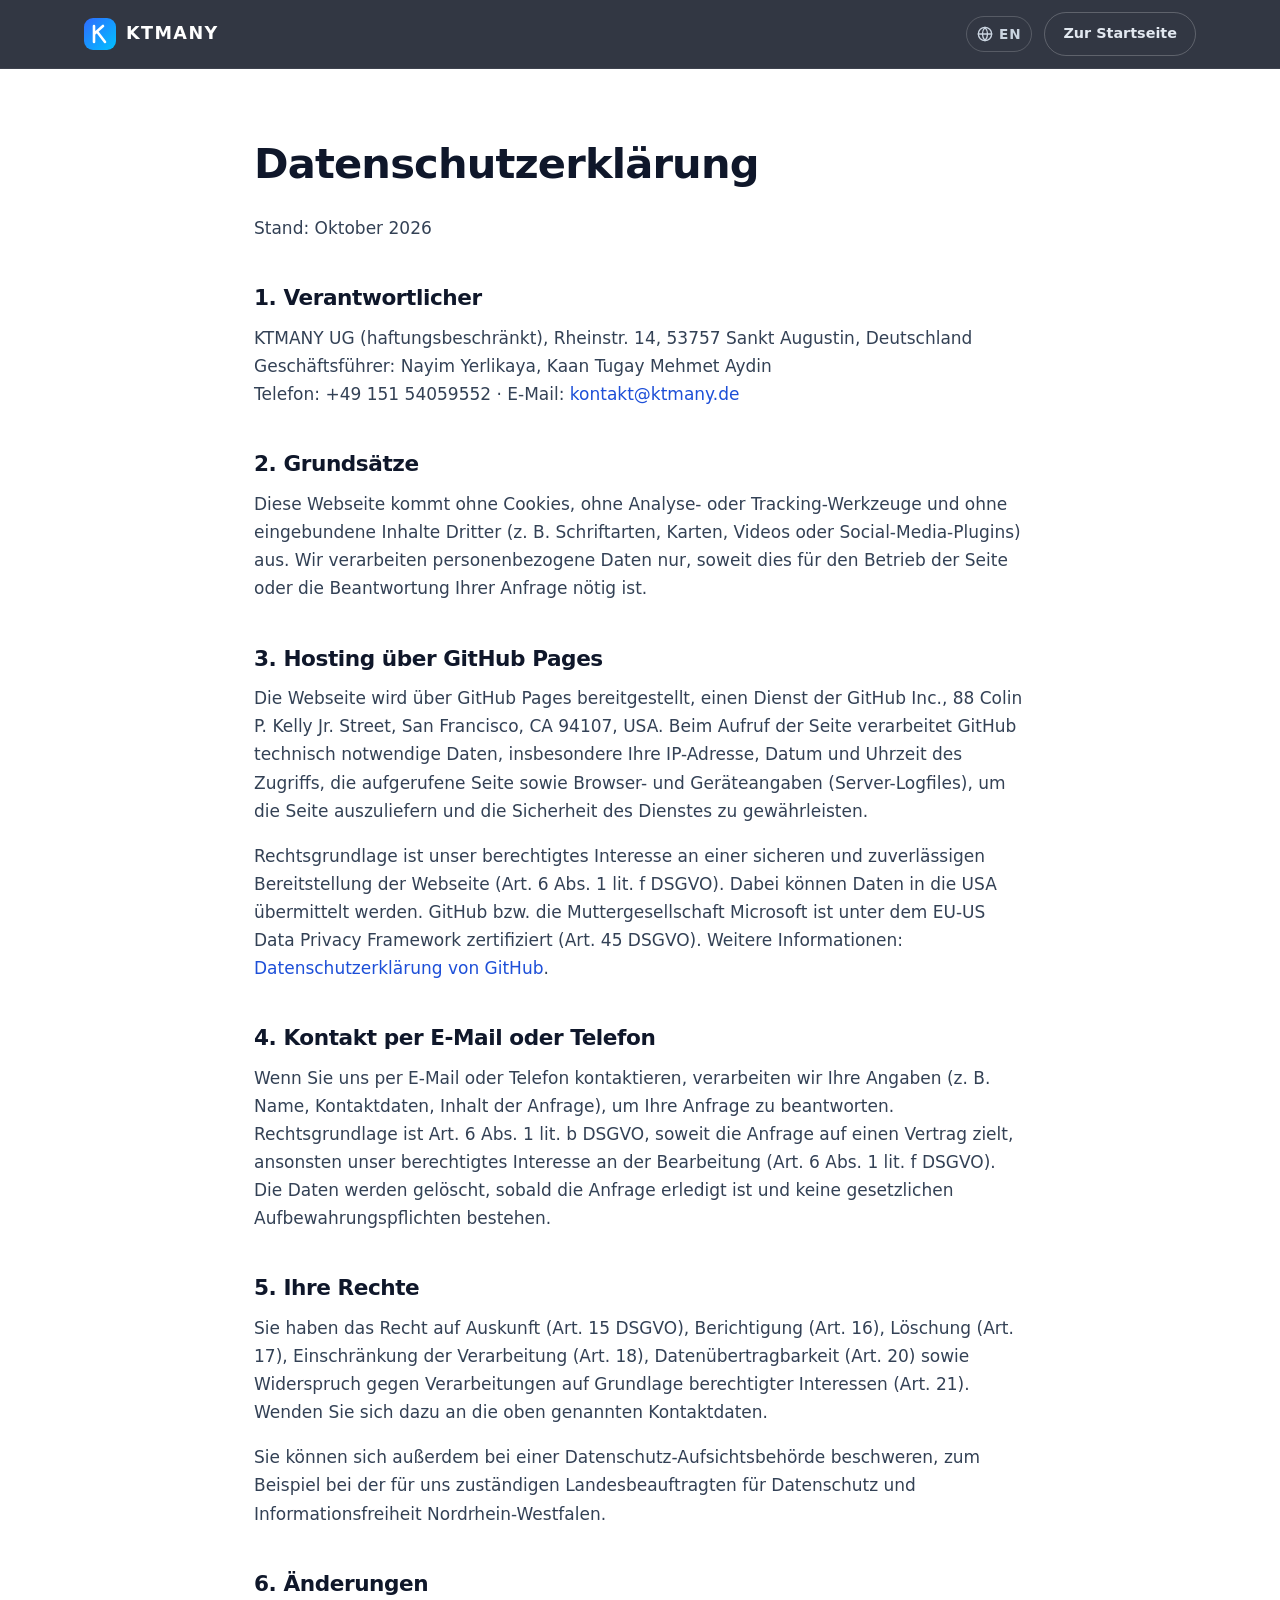
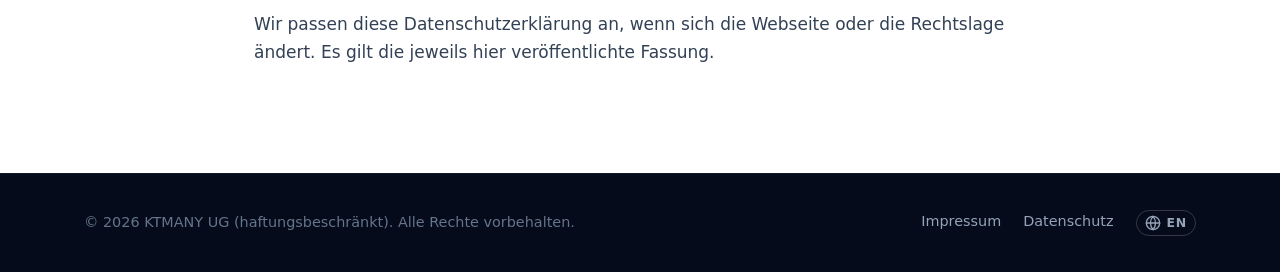
<file: datenschutz.html>
<!doctype html>
<html lang="de">
  <head>
    <meta charset="utf-8" />
    <meta name="viewport" content="width=device-width, initial-scale=1" />
    <title>Datenschutz – KTMANY</title>
    <meta name="description" content="Datenschutzerklärung der KTMANY UG (haftungsbeschränkt)" />
    <meta name="robots" content="noindex, follow" />
    <meta name="theme-color" content="#050b1a" />
    <link rel="canonical" href="https://ktmany.github.io/datenschutz.html" />
    <link rel="alternate" hreflang="de" href="https://ktmany.github.io/datenschutz.html" />
    <link rel="alternate" hreflang="en" href="https://ktmany.github.io/en/privacy.html" />
    <link rel="alternate" hreflang="x-default" href="https://ktmany.github.io/datenschutz.html" />
    <link rel="icon" href="assets/favicon.svg" type="image/svg+xml" />
    <link rel="stylesheet" href="assets/style.css" />
    <meta property="og:title" content="Datenschutz – KTMANY" />
    <meta property="og:description" content="Datenschutzerklärung der KTMANY UG (haftungsbeschränkt)" />
    <meta property="og:type" content="website" />
    <meta property="og:url" content="https://ktmany.github.io/datenschutz.html" />
    <meta property="og:locale" content="de_DE" />
  </head>
  <body>
    <a class="skip-link" href="#inhalt">Zum Inhalt springen</a>
    <header class="site-header">
      <div class="container nav">
        <a class="brand" href="./" aria-label="KTMANY"><svg viewBox="0 0 32 32" aria-hidden="true"><defs><linearGradient id="lg" x1="0" y1="0" x2="1" y2="1"><stop offset="0" stop-color="#2f6bff"/><stop offset="1" stop-color="#00c2ff"/></linearGradient></defs><rect width="32" height="32" rx="9" fill="url(#lg)"/><path d="M10 8v16M10 16l9-8M13 13.5L21 24" stroke="#fff" stroke-width="2.6" stroke-linecap="round" stroke-linejoin="round" fill="none"/></svg>KTMANY</a>
        <div class="nav-right">
          <a class="lang-switch" href="en/privacy.html" hreflang="en" lang="en" aria-label="English"><svg viewBox="0 0 24 24" fill="none" stroke="currentColor" stroke-width="2" stroke-linecap="round" stroke-linejoin="round" aria-hidden="true"><circle cx="12" cy="12" r="10"/><path d="M2 12h20M12 2a15 15 0 0 1 0 20M12 2a15 15 0 0 0 0 20"/></svg>EN</a>
          <a class="btn btn-ghost" href="./">Zur Startseite</a>
        </div>
      </div>
    </header>
    <main id="inhalt" class="legal">
      <div class="container">
        <h1>Datenschutzerklärung</h1>
        <p>Stand: Oktober 2026</p>

        <h2>1. Verantwortlicher</h2>
        <p>KTMANY UG (haftungsbeschränkt), Rheinstr. 14, 53757 Sankt Augustin, Deutschland<br />Geschäftsführer: Nayim Yerlikaya, Kaan Tugay Mehmet Aydin<br />Telefon: +49 151 54059552 · E-Mail: <a href="mailto:kontakt@ktmany.de">kontakt@ktmany.de</a></p>

        <h2>2. Grundsätze</h2>
        <p>Diese Webseite kommt ohne Cookies, ohne Analyse- oder Tracking-Werkzeuge und ohne eingebundene Inhalte Dritter (z. B. Schriftarten, Karten, Videos oder Social-Media-Plugins) aus. Wir verarbeiten personenbezogene Daten nur, soweit dies für den Betrieb der Seite oder die Beantwortung Ihrer Anfrage nötig ist.</p>

        <h2>3. Hosting über GitHub Pages</h2>
        <p>Die Webseite wird über GitHub Pages bereitgestellt, einen Dienst der GitHub Inc., 88 Colin P. Kelly Jr. Street, San Francisco, CA 94107, USA. Beim Aufruf der Seite verarbeitet GitHub technisch notwendige Daten, insbesondere Ihre IP-Adresse, Datum und Uhrzeit des Zugriffs, die aufgerufene Seite sowie Browser- und Geräteangaben (Server-Logfiles), um die Seite auszuliefern und die Sicherheit des Dienstes zu gewährleisten.</p>
        <p>Rechtsgrundlage ist unser berechtigtes Interesse an einer sicheren und zuverlässigen Bereitstellung der Webseite (Art. 6 Abs. 1 lit. f DSGVO). Dabei können Daten in die USA übermittelt werden. GitHub bzw. die Muttergesellschaft Microsoft ist unter dem EU-US Data Privacy Framework zertifiziert (Art. 45 DSGVO). Weitere Informationen: <a href="https://docs.github.com/de/site-policy/privacy-policies/github-general-privacy-statement" rel="noopener">Datenschutzerklärung von GitHub</a>.</p>

        <h2>4. Kontakt per E-Mail oder Telefon</h2>
        <p>Wenn Sie uns per E-Mail oder Telefon kontaktieren, verarbeiten wir Ihre Angaben (z. B. Name, Kontaktdaten, Inhalt der Anfrage), um Ihre Anfrage zu beantworten. Rechtsgrundlage ist Art. 6 Abs. 1 lit. b DSGVO, soweit die Anfrage auf einen Vertrag zielt, ansonsten unser berechtigtes Interesse an der Bearbeitung (Art. 6 Abs. 1 lit. f DSGVO). Die Daten werden gelöscht, sobald die Anfrage erledigt ist und keine gesetzlichen Aufbewahrungspflichten bestehen.</p>

        <h2>5. Ihre Rechte</h2>
        <p>Sie haben das Recht auf Auskunft (Art. 15 DSGVO), Berichtigung (Art. 16), Löschung (Art. 17), Einschränkung der Verarbeitung (Art. 18), Datenübertragbarkeit (Art. 20) sowie Widerspruch gegen Verarbeitungen auf Grundlage berechtigter Interessen (Art. 21). Wenden Sie sich dazu an die oben genannten Kontaktdaten.</p>
        <p>Sie können sich außerdem bei einer Datenschutz-Aufsichtsbehörde beschweren, zum Beispiel bei der für uns zuständigen Landesbeauftragten für Datenschutz und Informationsfreiheit Nordrhein-Westfalen.</p>

        <h2>6. Änderungen</h2>
        <p>Wir passen diese Datenschutzerklärung an, wenn sich die Webseite oder die Rechtslage ändert. Es gilt die jeweils hier veröffentlichte Fassung.</p>
      </div>
    </main>

    <footer class="site-footer">
      <div class="container">
        <span>© <span id="year">2026</span> KTMANY UG (haftungsbeschränkt). Alle Rechte vorbehalten.</span>
        <nav aria-label="Rechtliches">
          <a href="impressum.html">Impressum</a>
          <a href="datenschutz.html">Datenschutz</a>
          <a class="lang-switch" href="en/" hreflang="en" lang="en" aria-label="English"><svg viewBox="0 0 24 24" fill="none" stroke="currentColor" stroke-width="2" stroke-linecap="round" stroke-linejoin="round" aria-hidden="true"><circle cx="12" cy="12" r="10"/><path d="M2 12h20M12 2a15 15 0 0 1 0 20M12 2a15 15 0 0 0 0 20"/></svg>EN</a>
        </nav>
      </div>
    </footer>

    <script src="assets/main.js" defer></script>
  </body>
</html>
</file>
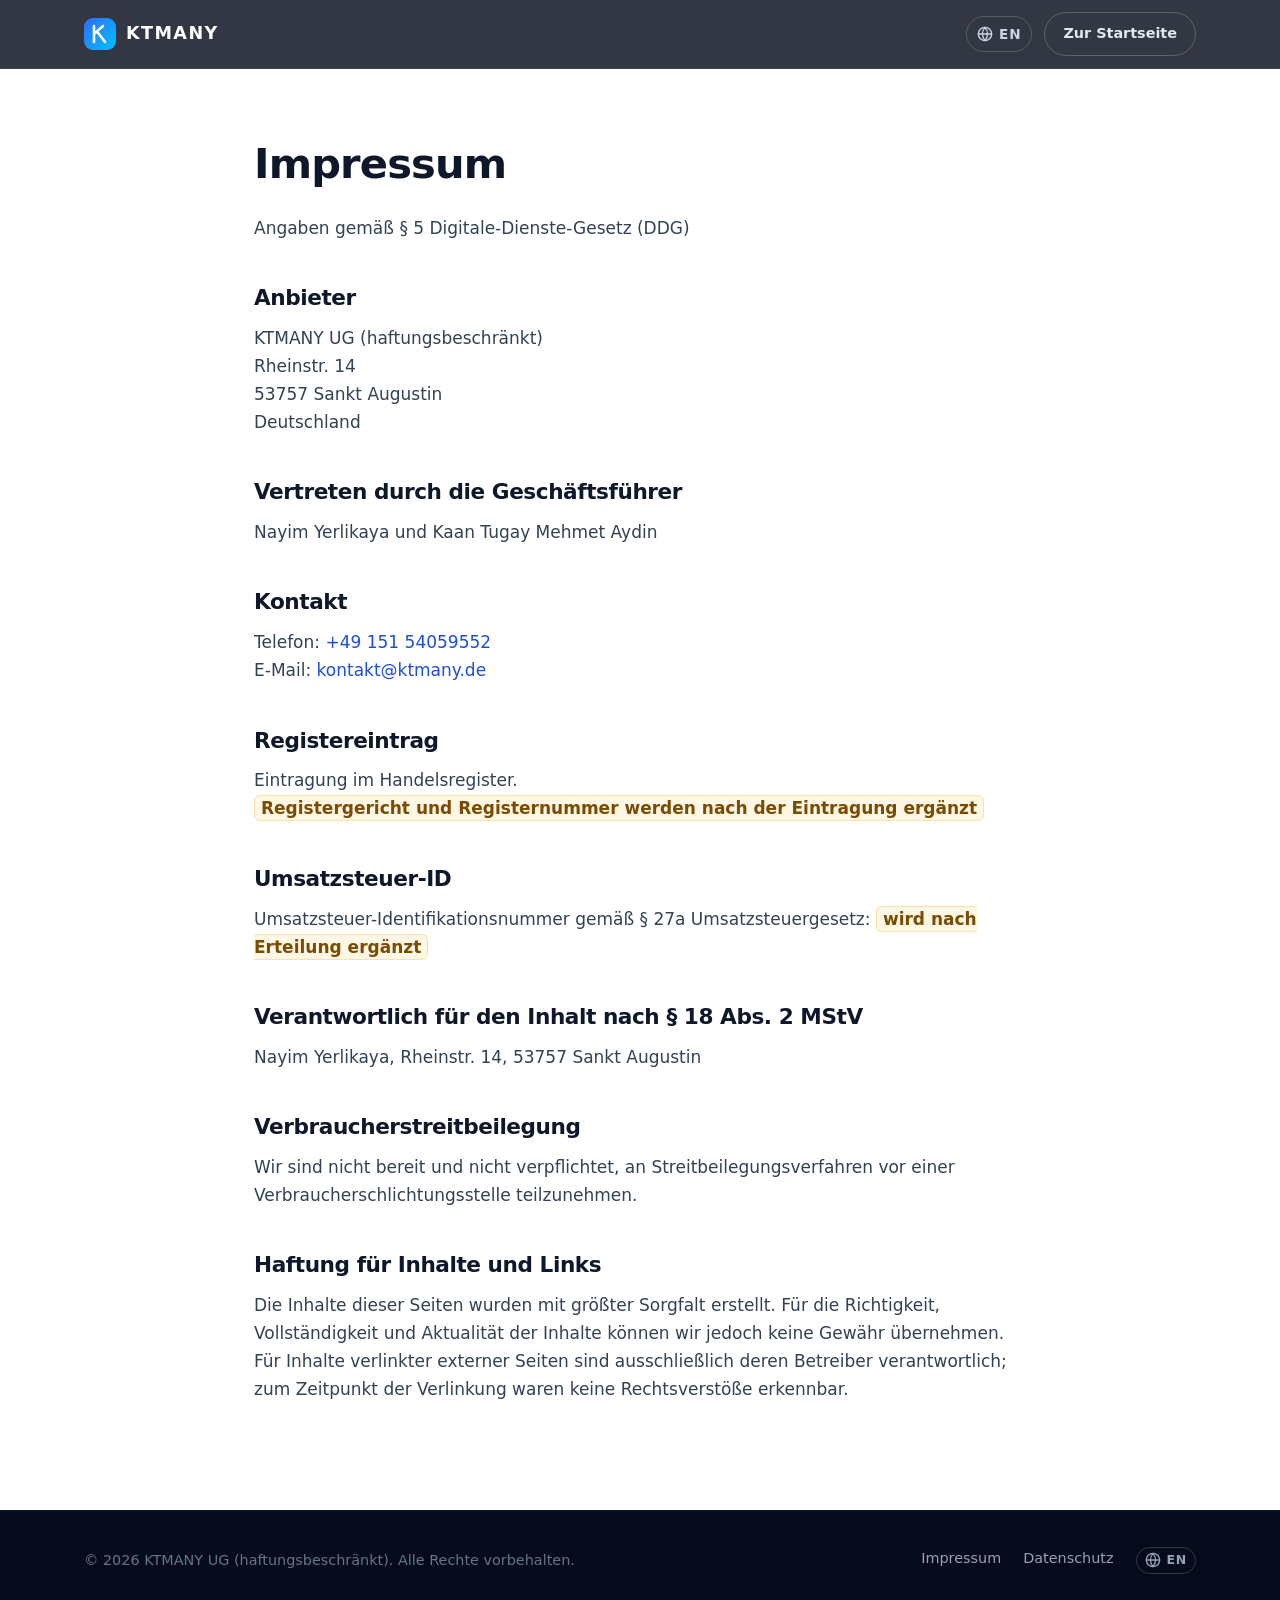
<file: impressum.html>
<!doctype html>
<html lang="de">
  <head>
    <meta charset="utf-8" />
    <meta name="viewport" content="width=device-width, initial-scale=1" />
    <title>Impressum – KTMANY</title>
    <meta name="description" content="Impressum der KTMANY UG (haftungsbeschränkt)" />
    <meta name="robots" content="noindex, follow" />
    <meta name="theme-color" content="#050b1a" />
    <link rel="canonical" href="https://ktmany.github.io/impressum.html" />
    <link rel="alternate" hreflang="de" href="https://ktmany.github.io/impressum.html" />
    <link rel="alternate" hreflang="en" href="https://ktmany.github.io/en/imprint.html" />
    <link rel="alternate" hreflang="x-default" href="https://ktmany.github.io/impressum.html" />
    <link rel="icon" href="assets/favicon.svg" type="image/svg+xml" />
    <link rel="stylesheet" href="assets/style.css" />
    <meta property="og:title" content="Impressum – KTMANY" />
    <meta property="og:description" content="Impressum der KTMANY UG (haftungsbeschränkt)" />
    <meta property="og:type" content="website" />
    <meta property="og:url" content="https://ktmany.github.io/impressum.html" />
    <meta property="og:locale" content="de_DE" />
  </head>
  <body>
    <a class="skip-link" href="#inhalt">Zum Inhalt springen</a>
    <header class="site-header">
      <div class="container nav">
        <a class="brand" href="./" aria-label="KTMANY"><svg viewBox="0 0 32 32" aria-hidden="true"><defs><linearGradient id="lg" x1="0" y1="0" x2="1" y2="1"><stop offset="0" stop-color="#2f6bff"/><stop offset="1" stop-color="#00c2ff"/></linearGradient></defs><rect width="32" height="32" rx="9" fill="url(#lg)"/><path d="M10 8v16M10 16l9-8M13 13.5L21 24" stroke="#fff" stroke-width="2.6" stroke-linecap="round" stroke-linejoin="round" fill="none"/></svg>KTMANY</a>
        <div class="nav-right">
          <a class="lang-switch" href="en/imprint.html" hreflang="en" lang="en" aria-label="English"><svg viewBox="0 0 24 24" fill="none" stroke="currentColor" stroke-width="2" stroke-linecap="round" stroke-linejoin="round" aria-hidden="true"><circle cx="12" cy="12" r="10"/><path d="M2 12h20M12 2a15 15 0 0 1 0 20M12 2a15 15 0 0 0 0 20"/></svg>EN</a>
          <a class="btn btn-ghost" href="./">Zur Startseite</a>
        </div>
      </div>
    </header>
    <main id="inhalt" class="legal">
      <div class="container">
        <h1>Impressum</h1>
        <p>Angaben gemäß § 5 Digitale-Dienste-Gesetz (DDG)</p>

        <h2>Anbieter</h2>
        <p>KTMANY UG (haftungsbeschränkt)<br />Rheinstr. 14<br />53757 Sankt Augustin<br />Deutschland</p>

        <h2>Vertreten durch die Geschäftsführer</h2>
        <p>Nayim Yerlikaya und Kaan Tugay Mehmet Aydin</p>

        <h2>Kontakt</h2>
        <p>Telefon: <a href="tel:+4915154059552">+49 151 54059552</a><br />E-Mail: <a href="mailto:kontakt@ktmany.de">kontakt@ktmany.de</a></p>

        <h2>Registereintrag</h2>
        <p>Eintragung im Handelsregister.<br /><span class="todo">Registergericht und Registernummer werden nach der Eintragung ergänzt</span></p>

        <h2>Umsatzsteuer-ID</h2>
        <p>Umsatzsteuer-Identifikationsnummer gemäß § 27a Umsatzsteuergesetz: <span class="todo">wird nach Erteilung ergänzt</span></p>

        <h2>Verantwortlich für den Inhalt nach § 18 Abs. 2 MStV</h2>
        <p>Nayim Yerlikaya, Rheinstr. 14, 53757 Sankt Augustin</p>

        <h2>Verbraucherstreitbeilegung</h2>
        <p>Wir sind nicht bereit und nicht verpflichtet, an Streitbeilegungsverfahren vor einer Verbraucherschlichtungsstelle teilzunehmen.</p>

        <h2>Haftung für Inhalte und Links</h2>
        <p>Die Inhalte dieser Seiten wurden mit größter Sorgfalt erstellt. Für die Richtigkeit, Vollständigkeit und Aktualität der Inhalte können wir jedoch keine Gewähr übernehmen. Für Inhalte verlinkter externer Seiten sind ausschließlich deren Betreiber verantwortlich; zum Zeitpunkt der Verlinkung waren keine Rechtsverstöße erkennbar.</p>
      </div>
    </main>

    <footer class="site-footer">
      <div class="container">
        <span>© <span id="year">2026</span> KTMANY UG (haftungsbeschränkt). Alle Rechte vorbehalten.</span>
        <nav aria-label="Rechtliches">
          <a href="impressum.html">Impressum</a>
          <a href="datenschutz.html">Datenschutz</a>
          <a class="lang-switch" href="en/" hreflang="en" lang="en" aria-label="English"><svg viewBox="0 0 24 24" fill="none" stroke="currentColor" stroke-width="2" stroke-linecap="round" stroke-linejoin="round" aria-hidden="true"><circle cx="12" cy="12" r="10"/><path d="M2 12h20M12 2a15 15 0 0 1 0 20M12 2a15 15 0 0 0 0 20"/></svg>EN</a>
        </nav>
      </div>
    </footer>

    <script src="assets/main.js" defer></script>
  </body>
</html>
</file>
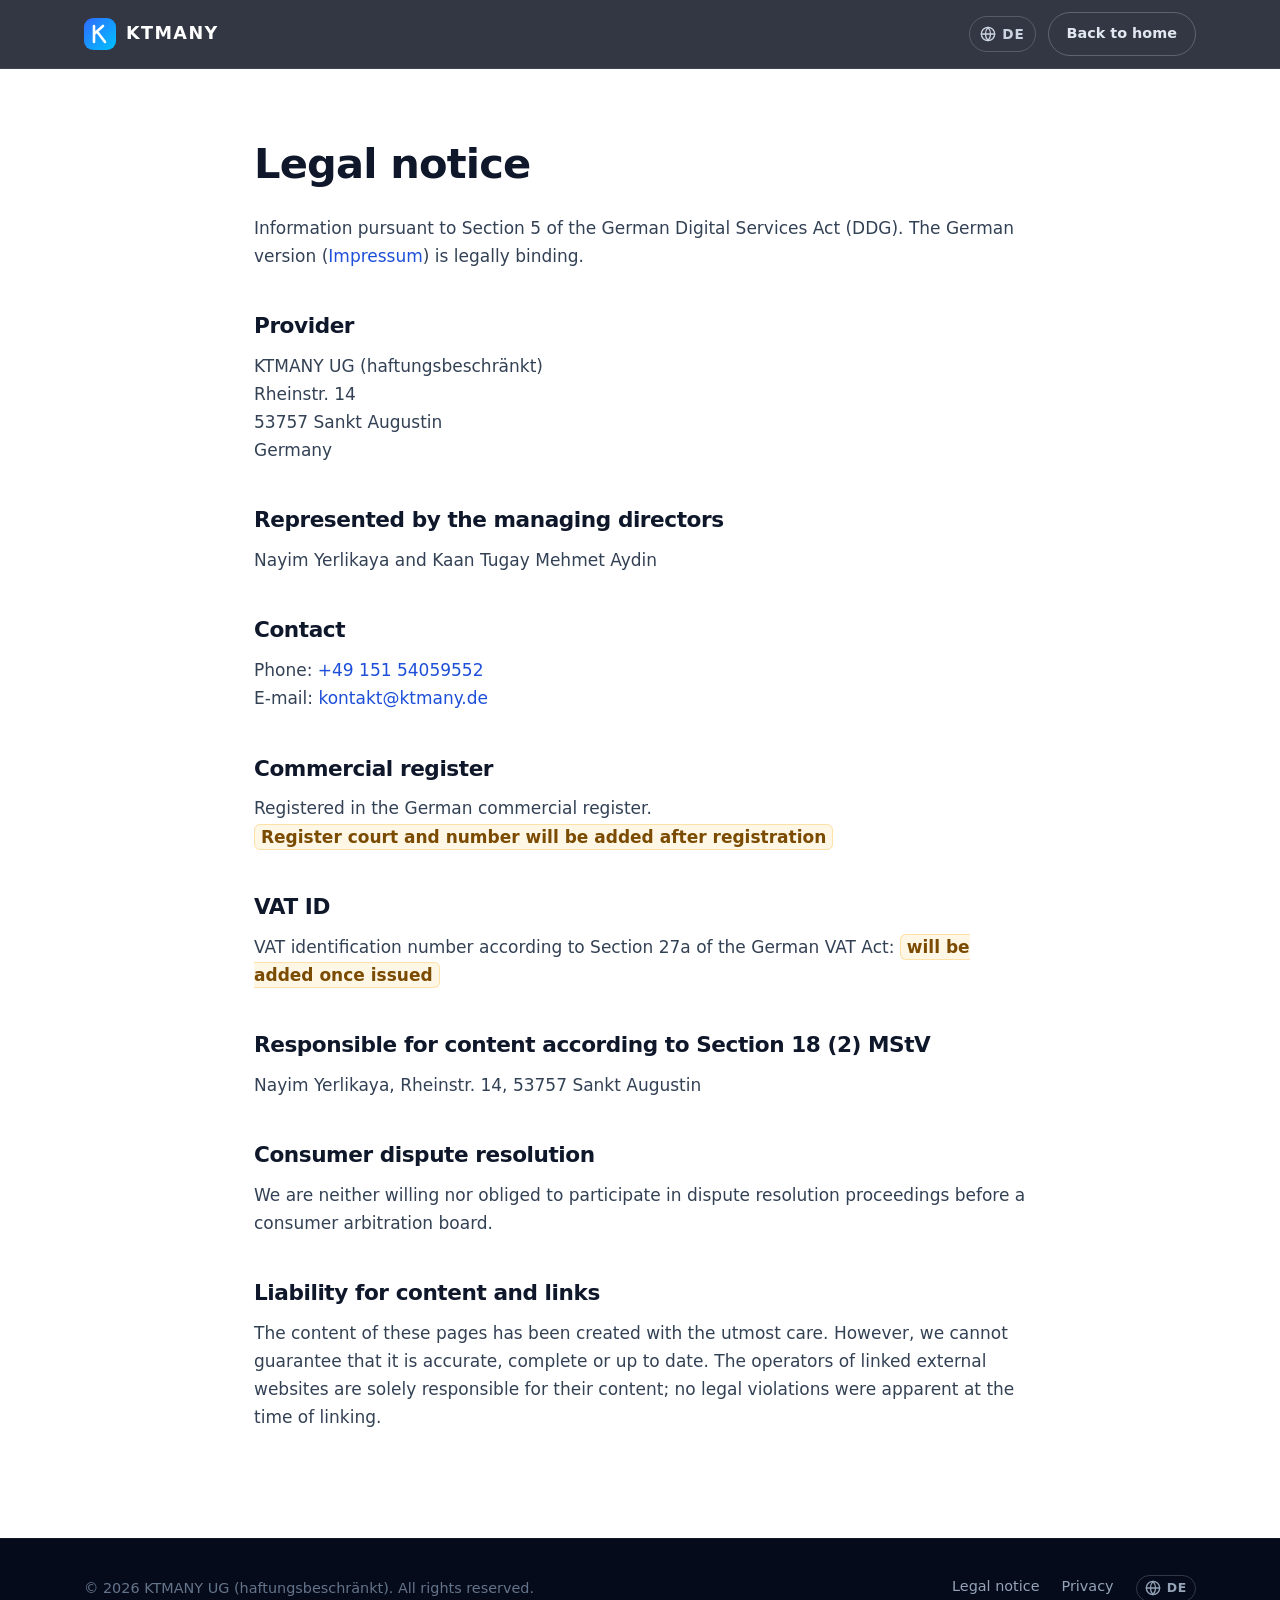
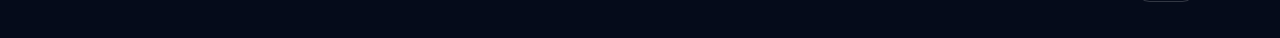
<file: en/imprint.html>
<!doctype html>
<html lang="en">
  <head>
    <meta charset="utf-8" />
    <meta name="viewport" content="width=device-width, initial-scale=1" />
    <title>Legal notice – KTMANY</title>
    <meta name="description" content="Legal notice of KTMANY UG (haftungsbeschränkt)" />
    <meta name="robots" content="noindex, follow" />
    <meta name="theme-color" content="#050b1a" />
    <link rel="canonical" href="https://ktmany.github.io/en/imprint.html" />
    <link rel="alternate" hreflang="en" href="https://ktmany.github.io/en/imprint.html" />
    <link rel="alternate" hreflang="de" href="https://ktmany.github.io/impressum.html" />
    <link rel="alternate" hreflang="x-default" href="https://ktmany.github.io/impressum.html" />
    <link rel="icon" href="../assets/favicon.svg" type="image/svg+xml" />
    <link rel="stylesheet" href="../assets/style.css" />
    <meta property="og:title" content="Legal notice – KTMANY" />
    <meta property="og:description" content="Legal notice of KTMANY UG (haftungsbeschränkt)" />
    <meta property="og:type" content="website" />
    <meta property="og:url" content="https://ktmany.github.io/en/imprint.html" />
    <meta property="og:locale" content="en_GB" />
  </head>
  <body>
    <a class="skip-link" href="#inhalt">Skip to content</a>
    <header class="site-header">
      <div class="container nav">
        <a class="brand" href="../en/" aria-label="KTMANY"><svg viewBox="0 0 32 32" aria-hidden="true"><defs><linearGradient id="lg" x1="0" y1="0" x2="1" y2="1"><stop offset="0" stop-color="#2f6bff"/><stop offset="1" stop-color="#00c2ff"/></linearGradient></defs><rect width="32" height="32" rx="9" fill="url(#lg)"/><path d="M10 8v16M10 16l9-8M13 13.5L21 24" stroke="#fff" stroke-width="2.6" stroke-linecap="round" stroke-linejoin="round" fill="none"/></svg>KTMANY</a>
        <div class="nav-right">
          <a class="lang-switch" href="../impressum.html" hreflang="de" lang="de" aria-label="Deutsch"><svg viewBox="0 0 24 24" fill="none" stroke="currentColor" stroke-width="2" stroke-linecap="round" stroke-linejoin="round" aria-hidden="true"><circle cx="12" cy="12" r="10"/><path d="M2 12h20M12 2a15 15 0 0 1 0 20M12 2a15 15 0 0 0 0 20"/></svg>DE</a>
          <a class="btn btn-ghost" href="../en/">Back to home</a>
        </div>
      </div>
    </header>
    <main id="inhalt" class="legal">
      <div class="container">
        <h1>Legal notice</h1>
        <p>Information pursuant to Section 5 of the German Digital Services Act (DDG). The German version (<a href="../impressum.html" lang="de">Impressum</a>) is legally binding.</p>

        <h2>Provider</h2>
        <p>KTMANY UG (haftungsbeschränkt)<br />Rheinstr. 14<br />53757 Sankt Augustin<br />Germany</p>

        <h2>Represented by the managing directors</h2>
        <p>Nayim Yerlikaya and Kaan Tugay Mehmet Aydin</p>

        <h2>Contact</h2>
        <p>Phone: <a href="tel:+4915154059552">+49 151 54059552</a><br />E-mail: <a href="mailto:kontakt@ktmany.de">kontakt@ktmany.de</a></p>

        <h2>Commercial register</h2>
        <p>Registered in the German commercial register.<br /><span class="todo">Register court and number will be added after registration</span></p>

        <h2>VAT ID</h2>
        <p>VAT identification number according to Section 27a of the German VAT Act: <span class="todo">will be added once issued</span></p>

        <h2>Responsible for content according to Section 18 (2) MStV</h2>
        <p>Nayim Yerlikaya, Rheinstr. 14, 53757 Sankt Augustin</p>

        <h2>Consumer dispute resolution</h2>
        <p>We are neither willing nor obliged to participate in dispute resolution proceedings before a consumer arbitration board.</p>

        <h2>Liability for content and links</h2>
        <p>The content of these pages has been created with the utmost care. However, we cannot guarantee that it is accurate, complete or up to date. The operators of linked external websites are solely responsible for their content; no legal violations were apparent at the time of linking.</p>
      </div>
    </main>

    <footer class="site-footer">
      <div class="container">
        <span>© <span id="year">2026</span> KTMANY UG (haftungsbeschränkt). All rights reserved.</span>
        <nav aria-label="Legal">
          <a href="../en/imprint.html">Legal notice</a>
          <a href="../en/privacy.html">Privacy</a>
          <a class="lang-switch" href="../" hreflang="de" lang="de" aria-label="Deutsch"><svg viewBox="0 0 24 24" fill="none" stroke="currentColor" stroke-width="2" stroke-linecap="round" stroke-linejoin="round" aria-hidden="true"><circle cx="12" cy="12" r="10"/><path d="M2 12h20M12 2a15 15 0 0 1 0 20M12 2a15 15 0 0 0 0 20"/></svg>DE</a>
        </nav>
      </div>
    </footer>

    <script src="../assets/main.js" defer></script>
  </body>
</html>
</file>
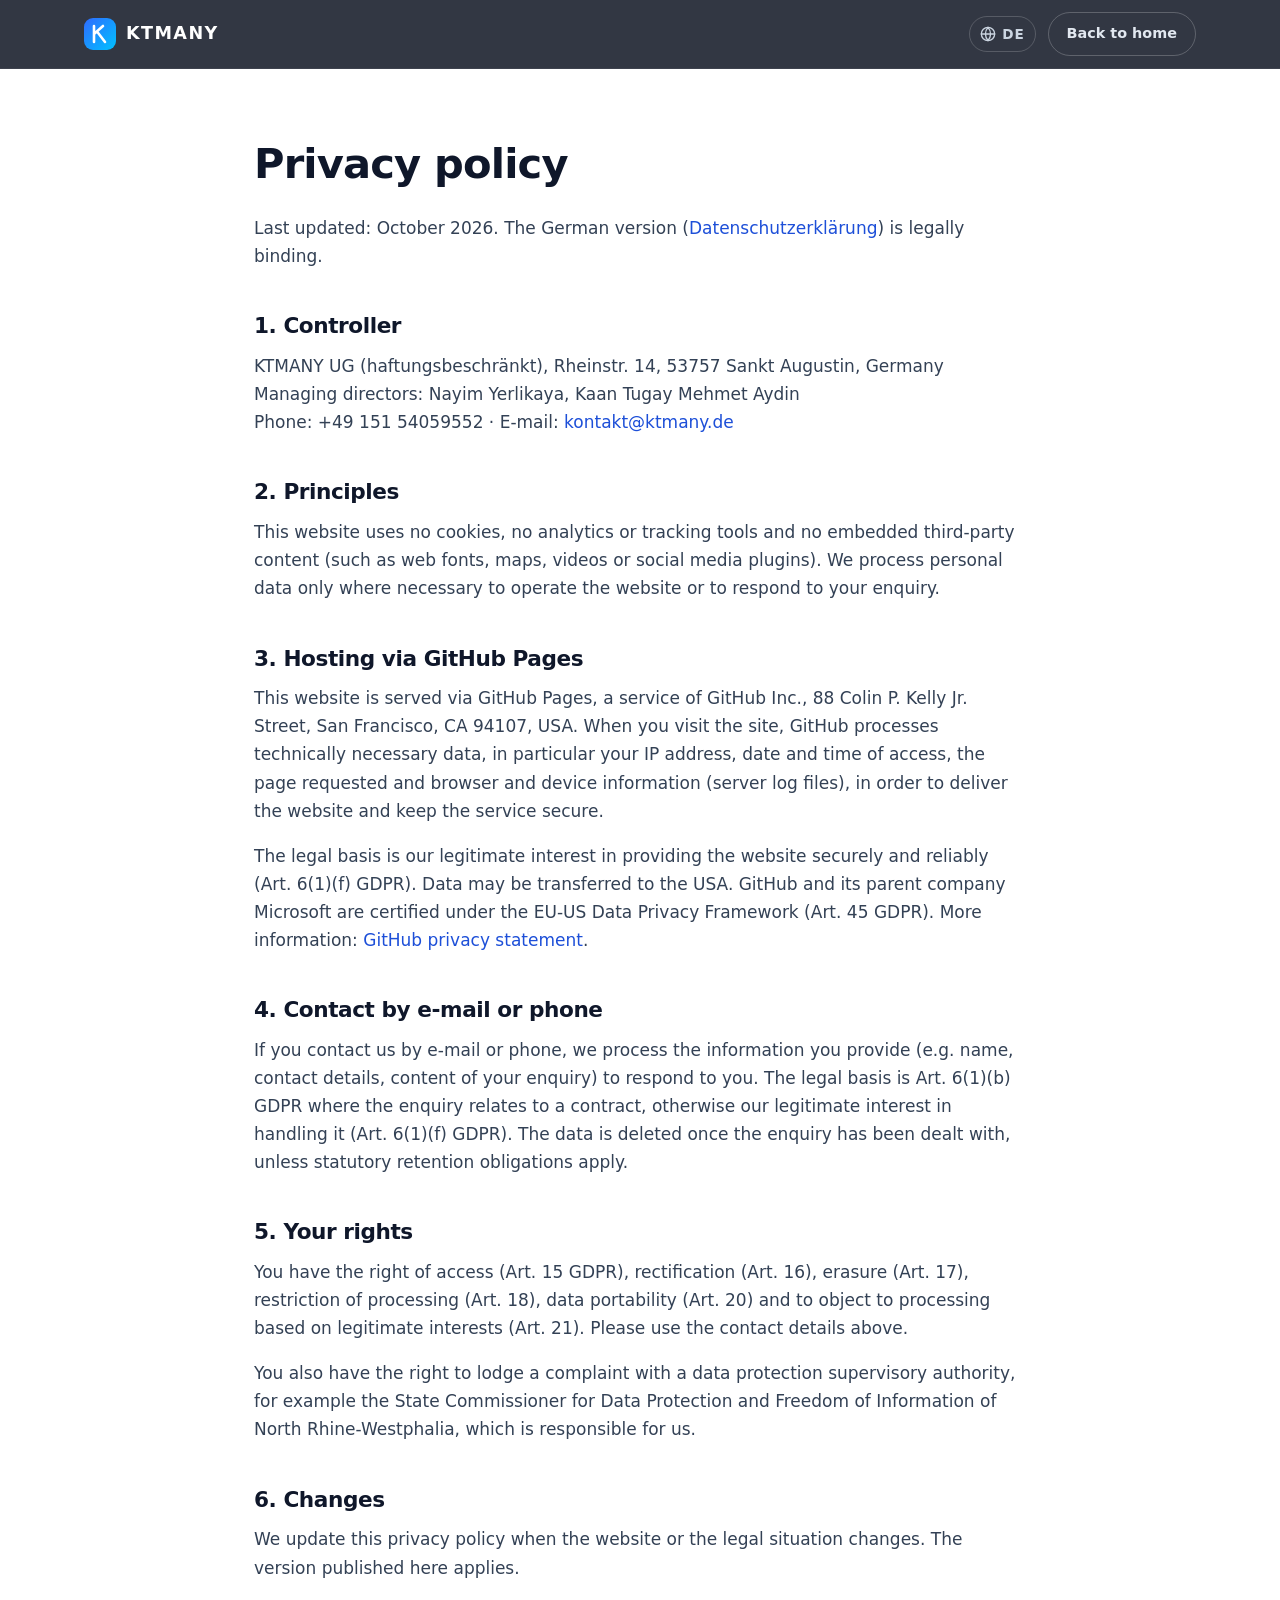
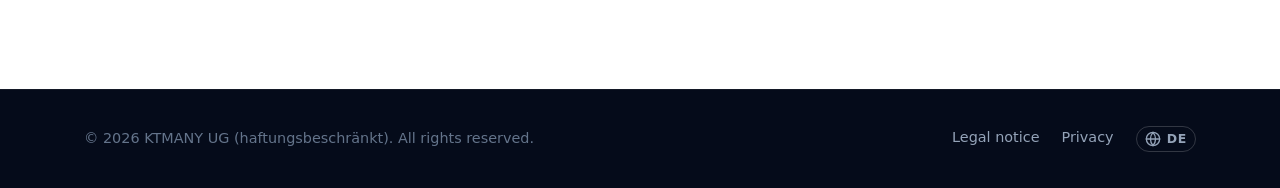
<file: en/privacy.html>
<!doctype html>
<html lang="en">
  <head>
    <meta charset="utf-8" />
    <meta name="viewport" content="width=device-width, initial-scale=1" />
    <title>Privacy – KTMANY</title>
    <meta name="description" content="Privacy policy of KTMANY UG (haftungsbeschränkt)" />
    <meta name="robots" content="noindex, follow" />
    <meta name="theme-color" content="#050b1a" />
    <link rel="canonical" href="https://ktmany.github.io/en/privacy.html" />
    <link rel="alternate" hreflang="en" href="https://ktmany.github.io/en/privacy.html" />
    <link rel="alternate" hreflang="de" href="https://ktmany.github.io/datenschutz.html" />
    <link rel="alternate" hreflang="x-default" href="https://ktmany.github.io/datenschutz.html" />
    <link rel="icon" href="../assets/favicon.svg" type="image/svg+xml" />
    <link rel="stylesheet" href="../assets/style.css" />
    <meta property="og:title" content="Privacy – KTMANY" />
    <meta property="og:description" content="Privacy policy of KTMANY UG (haftungsbeschränkt)" />
    <meta property="og:type" content="website" />
    <meta property="og:url" content="https://ktmany.github.io/en/privacy.html" />
    <meta property="og:locale" content="en_GB" />
  </head>
  <body>
    <a class="skip-link" href="#inhalt">Skip to content</a>
    <header class="site-header">
      <div class="container nav">
        <a class="brand" href="../en/" aria-label="KTMANY"><svg viewBox="0 0 32 32" aria-hidden="true"><defs><linearGradient id="lg" x1="0" y1="0" x2="1" y2="1"><stop offset="0" stop-color="#2f6bff"/><stop offset="1" stop-color="#00c2ff"/></linearGradient></defs><rect width="32" height="32" rx="9" fill="url(#lg)"/><path d="M10 8v16M10 16l9-8M13 13.5L21 24" stroke="#fff" stroke-width="2.6" stroke-linecap="round" stroke-linejoin="round" fill="none"/></svg>KTMANY</a>
        <div class="nav-right">
          <a class="lang-switch" href="../datenschutz.html" hreflang="de" lang="de" aria-label="Deutsch"><svg viewBox="0 0 24 24" fill="none" stroke="currentColor" stroke-width="2" stroke-linecap="round" stroke-linejoin="round" aria-hidden="true"><circle cx="12" cy="12" r="10"/><path d="M2 12h20M12 2a15 15 0 0 1 0 20M12 2a15 15 0 0 0 0 20"/></svg>DE</a>
          <a class="btn btn-ghost" href="../en/">Back to home</a>
        </div>
      </div>
    </header>
    <main id="inhalt" class="legal">
      <div class="container">
        <h1>Privacy policy</h1>
        <p>Last updated: October 2026. The German version (<a href="../datenschutz.html" lang="de">Datenschutzerklärung</a>) is legally binding.</p>

        <h2>1. Controller</h2>
        <p>KTMANY UG (haftungsbeschränkt), Rheinstr. 14, 53757 Sankt Augustin, Germany<br />Managing directors: Nayim Yerlikaya, Kaan Tugay Mehmet Aydin<br />Phone: +49 151 54059552 · E-mail: <a href="mailto:kontakt@ktmany.de">kontakt@ktmany.de</a></p>

        <h2>2. Principles</h2>
        <p>This website uses no cookies, no analytics or tracking tools and no embedded third-party content (such as web fonts, maps, videos or social media plugins). We process personal data only where necessary to operate the website or to respond to your enquiry.</p>

        <h2>3. Hosting via GitHub Pages</h2>
        <p>This website is served via GitHub Pages, a service of GitHub Inc., 88 Colin P. Kelly Jr. Street, San Francisco, CA 94107, USA. When you visit the site, GitHub processes technically necessary data, in particular your IP address, date and time of access, the page requested and browser and device information (server log files), in order to deliver the website and keep the service secure.</p>
        <p>The legal basis is our legitimate interest in providing the website securely and reliably (Art. 6(1)(f) GDPR). Data may be transferred to the USA. GitHub and its parent company Microsoft are certified under the EU-US Data Privacy Framework (Art. 45 GDPR). More information: <a href="https://docs.github.com/en/site-policy/privacy-policies/github-general-privacy-statement" rel="noopener">GitHub privacy statement</a>.</p>

        <h2>4. Contact by e-mail or phone</h2>
        <p>If you contact us by e-mail or phone, we process the information you provide (e.g. name, contact details, content of your enquiry) to respond to you. The legal basis is Art. 6(1)(b) GDPR where the enquiry relates to a contract, otherwise our legitimate interest in handling it (Art. 6(1)(f) GDPR). The data is deleted once the enquiry has been dealt with, unless statutory retention obligations apply.</p>

        <h2>5. Your rights</h2>
        <p>You have the right of access (Art. 15 GDPR), rectification (Art. 16), erasure (Art. 17), restriction of processing (Art. 18), data portability (Art. 20) and to object to processing based on legitimate interests (Art. 21). Please use the contact details above.</p>
        <p>You also have the right to lodge a complaint with a data protection supervisory authority, for example the State Commissioner for Data Protection and Freedom of Information of North Rhine-Westphalia, which is responsible for us.</p>

        <h2>6. Changes</h2>
        <p>We update this privacy policy when the website or the legal situation changes. The version published here applies.</p>
      </div>
    </main>

    <footer class="site-footer">
      <div class="container">
        <span>© <span id="year">2026</span> KTMANY UG (haftungsbeschränkt). All rights reserved.</span>
        <nav aria-label="Legal">
          <a href="../en/imprint.html">Legal notice</a>
          <a href="../en/privacy.html">Privacy</a>
          <a class="lang-switch" href="../" hreflang="de" lang="de" aria-label="Deutsch"><svg viewBox="0 0 24 24" fill="none" stroke="currentColor" stroke-width="2" stroke-linecap="round" stroke-linejoin="round" aria-hidden="true"><circle cx="12" cy="12" r="10"/><path d="M2 12h20M12 2a15 15 0 0 1 0 20M12 2a15 15 0 0 0 0 20"/></svg>DE</a>
        </nav>
      </div>
    </footer>

    <script src="../assets/main.js" defer></script>
  </body>
</html>
</file>
<file: assets/style.css>
/* KTMANY – Unternehmenswebseite. Keine externen Schriften oder Skripte (DSGVO-freundlich, schnell). */

:root {
  --navy-950: #050b1a;
  --navy-900: #0a1428;
  --navy-800: #111f3d;
  --navy-700: #1b2d55;
  --ink: #0f172a;
  --text: #334155;
  --muted: #64748b;
  --line: #e2e8f0;
  --bg: #ffffff;
  --bg-soft: #f6f8fc;
  --accent: #2f6bff;
  --accent-2: #00c2ff;
  --accent-dark: #1d4fd8;
  --ok: #10b981;
  --radius: 16px;
  --shadow: 0 1px 2px rgba(15, 23, 42, 0.04), 0 8px 24px rgba(15, 23, 42, 0.06);
  --max: 1160px;
  --font: ui-sans-serif, system-ui, -apple-system, "Segoe UI", Roboto, "Helvetica Neue", Arial, sans-serif;
}

*,
*::before,
*::after {
  box-sizing: border-box;
}

html {
  scroll-behavior: smooth;
  scroll-padding-top: 80px;
}

body {
  margin: 0;
  font-family: var(--font);
  font-size: 17px;
  line-height: 1.65;
  color: var(--text);
  background: var(--bg);
  -webkit-font-smoothing: antialiased;
}

img,
svg {
  display: block;
  max-width: 100%;
}

a {
  color: var(--accent-dark);
  text-decoration: none;
}
a:hover {
  text-decoration: underline;
}

h1,
h2,
h3 {
  color: var(--ink);
  line-height: 1.2;
  letter-spacing: -0.02em;
  margin: 0 0 0.6em;
}
h1 {
  font-size: clamp(2.2rem, 5vw, 3.6rem);
  font-weight: 800;
}
h2 {
  font-size: clamp(1.7rem, 3.2vw, 2.4rem);
  font-weight: 800;
}
h3 {
  font-size: 1.15rem;
  font-weight: 700;
}
p {
  margin: 0 0 1em;
}

.container {
  width: 100%;
  max-width: var(--max);
  margin: 0 auto;
  padding: 0 24px;
}

.skip-link {
  position: absolute;
  left: -999px;
  top: 8px;
  background: #fff;
  color: var(--ink);
  padding: 8px 14px;
  border-radius: 8px;
  z-index: 100;
}
.skip-link:focus {
  left: 8px;
}

:focus-visible {
  outline: 3px solid var(--accent-2);
  outline-offset: 2px;
  border-radius: 6px;
}

/* ---------- Kopfzeile ---------- */

.site-header {
  position: sticky;
  top: 0;
  z-index: 50;
  background: rgba(5, 11, 26, 0.82);
  backdrop-filter: saturate(160%) blur(12px);
  -webkit-backdrop-filter: saturate(160%) blur(12px);
  border-bottom: 1px solid rgba(255, 255, 255, 0.06);
}
.nav {
  display: flex;
  align-items: center;
  justify-content: space-between;
  height: 68px;
}
.brand {
  display: flex;
  align-items: center;
  gap: 10px;
  color: #fff;
  font-weight: 800;
  letter-spacing: 0.08em;
  font-size: 1.1rem;
}
.brand:hover {
  text-decoration: none;
}
.brand svg {
  width: 32px;
  height: 32px;
}
.nav-links {
  display: flex;
  align-items: center;
  gap: 28px;
  list-style: none;
  margin: 0;
  padding: 0;
}
.nav-links a {
  color: #cbd5e1;
  font-size: 0.95rem;
  font-weight: 500;
}
.nav-links a:hover {
  color: #fff;
  text-decoration: none;
}
.nav-toggle {
  display: none;
  background: none;
  border: 1px solid rgba(255, 255, 255, 0.2);
  color: #fff;
  border-radius: 10px;
  padding: 8px 10px;
  cursor: pointer;
}

/* ---------- Schaltflächen ---------- */

.btn {
  display: inline-flex;
  align-items: center;
  gap: 8px;
  padding: 13px 22px;
  border-radius: 999px;
  font-weight: 600;
  font-size: 0.98rem;
  border: 1px solid transparent;
  transition: transform 0.15s ease, box-shadow 0.15s ease, background 0.15s ease;
}
.btn:hover {
  text-decoration: none;
  transform: translateY(-1px);
}
.btn-primary {
  background: linear-gradient(135deg, var(--accent), var(--accent-2));
  color: #fff;
  box-shadow: 0 8px 24px rgba(47, 107, 255, 0.35);
}
.btn-ghost {
  color: #e2e8f0;
  border-color: rgba(255, 255, 255, 0.22);
}
.btn-ghost:hover {
  background: rgba(255, 255, 255, 0.06);
}
.nav .btn {
  padding: 9px 18px;
  font-size: 0.9rem;
}

/* ---------- Startbereich ---------- */

.hero {
  position: relative;
  overflow: hidden;
  background: radial-gradient(1200px 600px at 85% -10%, rgba(0, 194, 255, 0.22), transparent 60%),
    radial-gradient(900px 500px at -10% 20%, rgba(47, 107, 255, 0.25), transparent 60%), var(--navy-950);
  color: #cbd5e1;
  padding: 110px 0 120px;
}
.hero::before {
  /* feines Raster */
  content: "";
  position: absolute;
  inset: 0;
  background-image: linear-gradient(rgba(255, 255, 255, 0.04) 1px, transparent 1px),
    linear-gradient(90deg, rgba(255, 255, 255, 0.04) 1px, transparent 1px);
  background-size: 48px 48px;
  mask-image: radial-gradient(ellipse at center, #000 40%, transparent 75%);
  -webkit-mask-image: radial-gradient(ellipse at center, #000 40%, transparent 75%);
  pointer-events: none;
}
.hero .container {
  position: relative;
  display: grid;
  grid-template-columns: 1.15fr 0.85fr;
  gap: 56px;
  align-items: center;
}
.hero h1 {
  color: #fff;
}
.hero h1 .grad {
  background: linear-gradient(90deg, #7aa7ff, var(--accent-2));
  -webkit-background-clip: text;
  background-clip: text;
  color: transparent;
}
.hero .lead {
  font-size: 1.2rem;
  max-width: 600px;
  color: #b6c2d6;
}
.eyebrow {
  display: inline-flex;
  align-items: center;
  gap: 8px;
  font-size: 0.8rem;
  font-weight: 700;
  letter-spacing: 0.14em;
  text-transform: uppercase;
  color: var(--accent);
  margin-bottom: 14px;
}
.hero .eyebrow {
  color: #7dd3fc;
  background: rgba(125, 211, 252, 0.08);
  border: 1px solid rgba(125, 211, 252, 0.2);
  padding: 6px 12px;
  border-radius: 999px;
}
.dot {
  width: 7px;
  height: 7px;
  border-radius: 50%;
  background: var(--ok);
  box-shadow: 0 0 0 4px rgba(16, 185, 129, 0.18);
}
.hero-actions {
  display: flex;
  flex-wrap: wrap;
  gap: 12px;
  margin-top: 30px;
}
.hero-points {
  display: flex;
  flex-wrap: wrap;
  gap: 10px 24px;
  margin: 34px 0 0;
  padding: 0;
  list-style: none;
  font-size: 0.92rem;
  color: #94a3b8;
}
.hero-points li {
  display: flex;
  align-items: center;
  gap: 8px;
}
.hero-points svg {
  width: 18px;
  height: 18px;
  color: var(--accent-2);
}

/* Grafik im Startbereich */
.hero-visual {
  position: relative;
}
.panel {
  background: linear-gradient(180deg, rgba(255, 255, 255, 0.07), rgba(255, 255, 255, 0.02));
  border: 1px solid rgba(255, 255, 255, 0.1);
  border-radius: 20px;
  padding: 22px;
  box-shadow: 0 30px 80px rgba(0, 0, 0, 0.45);
}
.panel-head {
  display: flex;
  gap: 6px;
  margin-bottom: 18px;
}
.panel-head span {
  width: 10px;
  height: 10px;
  border-radius: 50%;
  background: rgba(255, 255, 255, 0.18);
}
.panel-row {
  display: flex;
  align-items: center;
  justify-content: space-between;
  gap: 12px;
  padding: 12px 14px;
  border-radius: 12px;
  background: rgba(255, 255, 255, 0.04);
  margin-bottom: 10px;
  font-size: 0.9rem;
  color: #e2e8f0;
}
.panel-row small {
  display: block;
  color: #94a3b8;
  font-size: 0.78rem;
}
.badge {
  font-size: 0.72rem;
  font-weight: 700;
  padding: 4px 10px;
  border-radius: 999px;
  white-space: nowrap;
}
.badge-ok {
  color: #6ee7b7;
  background: rgba(16, 185, 129, 0.14);
}
.badge-info {
  color: #7dd3fc;
  background: rgba(14, 165, 233, 0.14);
}
.badge-warn {
  color: #fcd34d;
  background: rgba(245, 158, 11, 0.14);
}
.panel-bar {
  height: 8px;
  border-radius: 99px;
  background: rgba(255, 255, 255, 0.08);
  overflow: hidden;
  margin-top: 14px;
}
.panel-bar i {
  display: block;
  height: 100%;
  width: 78%;
  background: linear-gradient(90deg, var(--accent), var(--accent-2));
}
.panel-foot {
  display: flex;
  justify-content: space-between;
  font-size: 0.78rem;
  color: #94a3b8;
  margin-top: 8px;
}
.shield {
  position: absolute;
  right: -22px;
  top: -34px;
  width: 92px;
  height: 92px;
  border-radius: 24px;
  display: grid;
  place-items: center;
  background: linear-gradient(135deg, var(--accent), var(--accent-2));
  box-shadow: 0 18px 40px rgba(0, 194, 255, 0.35);
  color: #fff;
}
.shield svg {
  width: 44px;
  height: 44px;
}

/* ---------- Abschnitte ---------- */

section {
  padding: 100px 0;
}
.section-soft {
  background: var(--bg-soft);
}
.section-head {
  max-width: 720px;
  margin-bottom: 52px;
}
.section-head.center {
  text-align: center;
  margin-left: auto;
  margin-right: auto;
}
.section-head p {
  font-size: 1.1rem;
  color: var(--muted);
}

.grid {
  display: grid;
  gap: 22px;
}
.grid-4 {
  grid-template-columns: repeat(4, 1fr);
}
.grid-3 {
  grid-template-columns: repeat(3, 1fr);
}
.grid-2 {
  grid-template-columns: repeat(2, 1fr);
}

.card {
  background: #fff;
  border: 1px solid var(--line);
  border-radius: var(--radius);
  padding: 28px;
  box-shadow: var(--shadow);
  transition: transform 0.2s ease, box-shadow 0.2s ease, border-color 0.2s ease;
}
.card:hover {
  transform: translateY(-3px);
  border-color: #c7d6fe;
  box-shadow: 0 2px 4px rgba(15, 23, 42, 0.04), 0 18px 40px rgba(47, 107, 255, 0.1);
}
.card p {
  color: var(--muted);
  font-size: 0.97rem;
  margin: 0;
}
.icon {
  width: 48px;
  height: 48px;
  border-radius: 14px;
  display: grid;
  place-items: center;
  margin-bottom: 18px;
  color: var(--accent-dark);
  background: linear-gradient(135deg, #eaf0ff, #e3f8ff);
}
.icon svg {
  width: 24px;
  height: 24px;
}
.card ul {
  margin: 16px 0 0;
  padding: 0;
  list-style: none;
  font-size: 0.92rem;
}
.card li {
  display: flex;
  gap: 8px;
  padding: 3px 0;
  color: var(--text);
}
.card li::before {
  content: "";
  flex: 0 0 6px;
  height: 6px;
  margin-top: 10px;
  border-radius: 50%;
  background: var(--accent);
}

/* Cyber Security */
.security {
  background: linear-gradient(180deg, var(--navy-950), var(--navy-900));
  color: #b6c2d6;
}
.security h2,
.security h3 {
  color: #fff;
}
.security .section-head p {
  color: #94a3b8;
}
.security .eyebrow {
  color: #7dd3fc;
}
.sec-grid {
  display: grid;
  grid-template-columns: repeat(3, 1fr);
  gap: 18px;
}
.sec-item {
  border: 1px solid rgba(255, 255, 255, 0.1);
  background: rgba(255, 255, 255, 0.03);
  border-radius: var(--radius);
  padding: 26px;
}
.sec-item p {
  color: #94a3b8;
  font-size: 0.95rem;
  margin: 0;
}
.sec-item .icon {
  color: #7dd3fc;
  background: rgba(125, 211, 252, 0.1);
}
.sec-note {
  margin-top: 34px;
  display: flex;
  flex-wrap: wrap;
  gap: 10px;
}
.chip {
  font-size: 0.82rem;
  font-weight: 600;
  padding: 7px 14px;
  border-radius: 999px;
  color: #cbd5e1;
  border: 1px solid rgba(255, 255, 255, 0.14);
}

/* Vorgehen */
.steps {
  counter-reset: step;
  display: grid;
  grid-template-columns: repeat(4, 1fr);
  gap: 22px;
}
.step {
  position: relative;
  padding-top: 18px;
}
.step::before {
  counter-increment: step;
  content: counter(step, decimal-leading-zero);
  display: inline-block;
  font-weight: 800;
  font-size: 0.9rem;
  color: var(--accent-dark);
  background: #eaf0ff;
  border-radius: 10px;
  padding: 6px 10px;
  margin-bottom: 14px;
}
.step::after {
  content: "";
  position: absolute;
  top: 36px;
  left: 64px;
  right: -12px;
  height: 2px;
  background: linear-gradient(90deg, #c7d6fe, transparent);
}
.step:last-child::after {
  display: none;
}
.step p {
  color: var(--muted);
  font-size: 0.96rem;
}

/* Werte */
.value {
  display: flex;
  gap: 16px;
  align-items: flex-start;
}
.value .icon {
  flex: 0 0 48px;
  margin: 0;
}
.value p {
  color: var(--muted);
  margin: 0;
  font-size: 0.97rem;
}

/* Gründungsphase */
.founding {
  display: grid;
  grid-template-columns: 1.1fr 0.9fr;
  gap: 40px;
  align-items: center;
  background: linear-gradient(135deg, #eef3ff, #e9fbff);
  border: 1px solid #d6e2ff;
  border-radius: 24px;
  padding: 48px;
}
.founding ul {
  margin: 0;
  padding: 0;
  list-style: none;
}
.founding li {
  display: flex;
  gap: 12px;
  padding: 10px 0;
  border-bottom: 1px solid #d6e2ff;
  color: var(--ink);
  font-weight: 500;
}
.founding li:last-child {
  border-bottom: 0;
}
.founding li svg {
  flex: 0 0 22px;
  width: 22px;
  height: 22px;
  color: var(--accent-dark);
}

/* Kontakt */
.contact {
  background: radial-gradient(800px 400px at 100% 0%, rgba(0, 194, 255, 0.2), transparent 60%), var(--navy-950);
  color: #b6c2d6;
}
.contact h2 {
  color: #fff;
}
.contact-box {
  display: grid;
  grid-template-columns: 1.2fr 0.8fr;
  gap: 40px;
  align-items: center;
}
.contact-card {
  background: rgba(255, 255, 255, 0.04);
  border: 1px solid rgba(255, 255, 255, 0.12);
  border-radius: 20px;
  padding: 30px;
}
.contact-card dl {
  margin: 0;
}
.contact-card dt {
  font-size: 0.78rem;
  text-transform: uppercase;
  letter-spacing: 0.12em;
  color: #7dd3fc;
  font-weight: 700;
}
.contact-card dd {
  margin: 4px 0 18px;
  color: #fff;
  font-size: 1.05rem;
}
.contact-card dd:last-child {
  margin-bottom: 0;
}
.contact-card a {
  color: #fff;
}

/* ---------- Fußzeile ---------- */

.site-footer {
  background: var(--navy-950);
  border-top: 1px solid rgba(255, 255, 255, 0.06);
  color: #64748b;
  padding: 36px 0;
  font-size: 0.9rem;
}
.site-footer .container {
  display: flex;
  flex-wrap: wrap;
  gap: 16px;
  align-items: center;
  justify-content: space-between;
}
.site-footer nav {
  display: flex;
  gap: 22px;
}
.site-footer a {
  color: #94a3b8;
}

/* ---------- Rechtliche Seiten ---------- */

.legal {
  padding: 70px 0 90px;
}
.legal .container {
  max-width: 820px;
}
.legal h1 {
  font-size: clamp(2rem, 4vw, 2.6rem);
}
.legal h2 {
  font-size: 1.35rem;
  margin-top: 2em;
}
.legal .todo {
  background: #fff7e6;
  border: 1px solid #fde1a6;
  color: #7a4b00;
  padding: 2px 6px;
  border-radius: 6px;
  font-weight: 600;
}

/* ---------- Animation beim Scrollen ---------- */

.reveal {
  opacity: 0;
  transform: translateY(16px);
  transition: opacity 0.6s ease, transform 0.6s ease;
}
.reveal.visible {
  opacity: 1;
  transform: none;
}
@media (prefers-reduced-motion: reduce) {
  html {
    scroll-behavior: auto;
  }
  .reveal {
    opacity: 1;
    transform: none;
    transition: none;
  }
  .btn,
  .card {
    transition: none;
  }
}

/* ---------- Mobil ---------- */

@media (max-width: 980px) {
  .hero .container,
  .contact-box,
  .founding {
    grid-template-columns: 1fr;
  }
  .hero-visual {
    max-width: 480px;
  }
  .grid-4,
  .steps {
    grid-template-columns: repeat(2, 1fr);
  }
  .grid-3,
  .sec-grid {
    grid-template-columns: repeat(2, 1fr);
  }
  .step::after {
    display: none;
  }
}

@media (max-width: 760px) {
  body {
    font-size: 16px;
  }
  section {
    padding: 72px 0;
  }
  .hero {
    padding: 72px 0 90px;
  }
  .nav-toggle {
    display: block;
  }
  .nav-links {
    display: none;
    position: absolute;
    top: 68px;
    left: 0;
    right: 0;
    flex-direction: column;
    align-items: stretch;
    gap: 0;
    padding: 8px 24px 20px;
    background: var(--navy-950);
    border-bottom: 1px solid rgba(255, 255, 255, 0.08);
  }
  .nav-links.open {
    display: flex;
  }
  .nav-links li a {
    display: block;
    padding: 12px 0;
  }
  .nav-links li a.btn {
    display: flex;
    justify-content: center;
    margin-top: 8px;
    padding: 12px 18px;
  }
  .grid-4,
  .grid-3,
  .grid-2,
  .sec-grid,
  .steps {
    grid-template-columns: 1fr;
  }
  .founding {
    padding: 28px;
  }
  .shield {
    right: 8px;
  }
}

/* ---------- Sprachumschalter ---------- */

.lang-switch {
  display: inline-flex;
  align-items: center;
  gap: 6px;
  color: #cbd5e1;
  font-size: 0.85rem;
  font-weight: 700;
  letter-spacing: 0.06em;
  padding: 6px 10px;
  border: 1px solid rgba(255, 255, 255, 0.18);
  border-radius: 999px;
}
.lang-switch:hover {
  color: #fff;
  text-decoration: none;
  background: rgba(255, 255, 255, 0.06);
}
.lang-switch svg {
  width: 16px;
  height: 16px;
}
.nav-links .lang-switch {
  color: #cbd5e1;
}
.site-footer .lang-switch {
  padding: 2px 8px;
  font-size: 0.78rem;
}
.nav-right {
  display: flex;
  align-items: center;
  gap: 12px;
}

/* ---------- Produkte ---------- */

.product-head {
  display: flex;
  align-items: flex-start;
  justify-content: space-between;
}
.product-head .icon {
  margin-bottom: 18px;
}
.product .badge-info {
  color: #1d4fd8;
  background: #eaf0ff;
}
.product .badge-ok {
  color: #047857;
  background: #d1fae5;
}

/* ---------- IT-Grundschutz (hervorgehoben) ---------- */

.featured {
  display: grid;
  grid-template-columns: 1fr 1fr;
  gap: 32px;
  align-items: center;
  padding: 32px;
  margin-bottom: 18px;
  border-radius: 20px;
  border: 1px solid rgba(125, 211, 252, 0.28);
  background: linear-gradient(135deg, rgba(47, 107, 255, 0.16), rgba(0, 194, 255, 0.08));
}
.featured p {
  color: #b6c2d6;
  margin: 0;
}
.featured .icon {
  color: #7dd3fc;
  background: rgba(125, 211, 252, 0.12);
}
.featured-list {
  list-style: none;
  margin: 0;
  padding: 0;
  display: grid;
  gap: 10px;
}
.featured-list li {
  display: flex;
  gap: 10px;
  color: #e2e8f0;
  font-size: 0.95rem;
}
.featured-list svg {
  flex: 0 0 18px;
  width: 18px;
  height: 18px;
  margin-top: 3px;
  color: #7dd3fc;
}

.founding {
  margin-top: 64px;
}
.contact .eyebrow {
  color: #7dd3fc;
}
.btn-outline {
  color: var(--accent-dark);
  border-color: #c7d6fe;
}

@media (max-width: 980px) {
  .featured {
    grid-template-columns: 1fr;
  }
}
@media (max-width: 760px) {
  .featured {
    padding: 24px;
  }
  .nav-links .lang-switch {
    align-self: flex-start;
    margin: 8px 0;
  }
  .nav-right .btn {
    display: none;
  }
}

/* ---------- Feinschliff ---------- */

.btn {
  white-space: nowrap;
}
.btn svg {
  width: 18px;
  height: 18px;
  flex-shrink: 0;
}
.hero h1 {
  text-wrap: balance;
}
@media (max-width: 760px) {
  .nav-links li a.lang-switch {
    display: inline-flex;
    padding: 8px 14px;
  }
}
</file>
